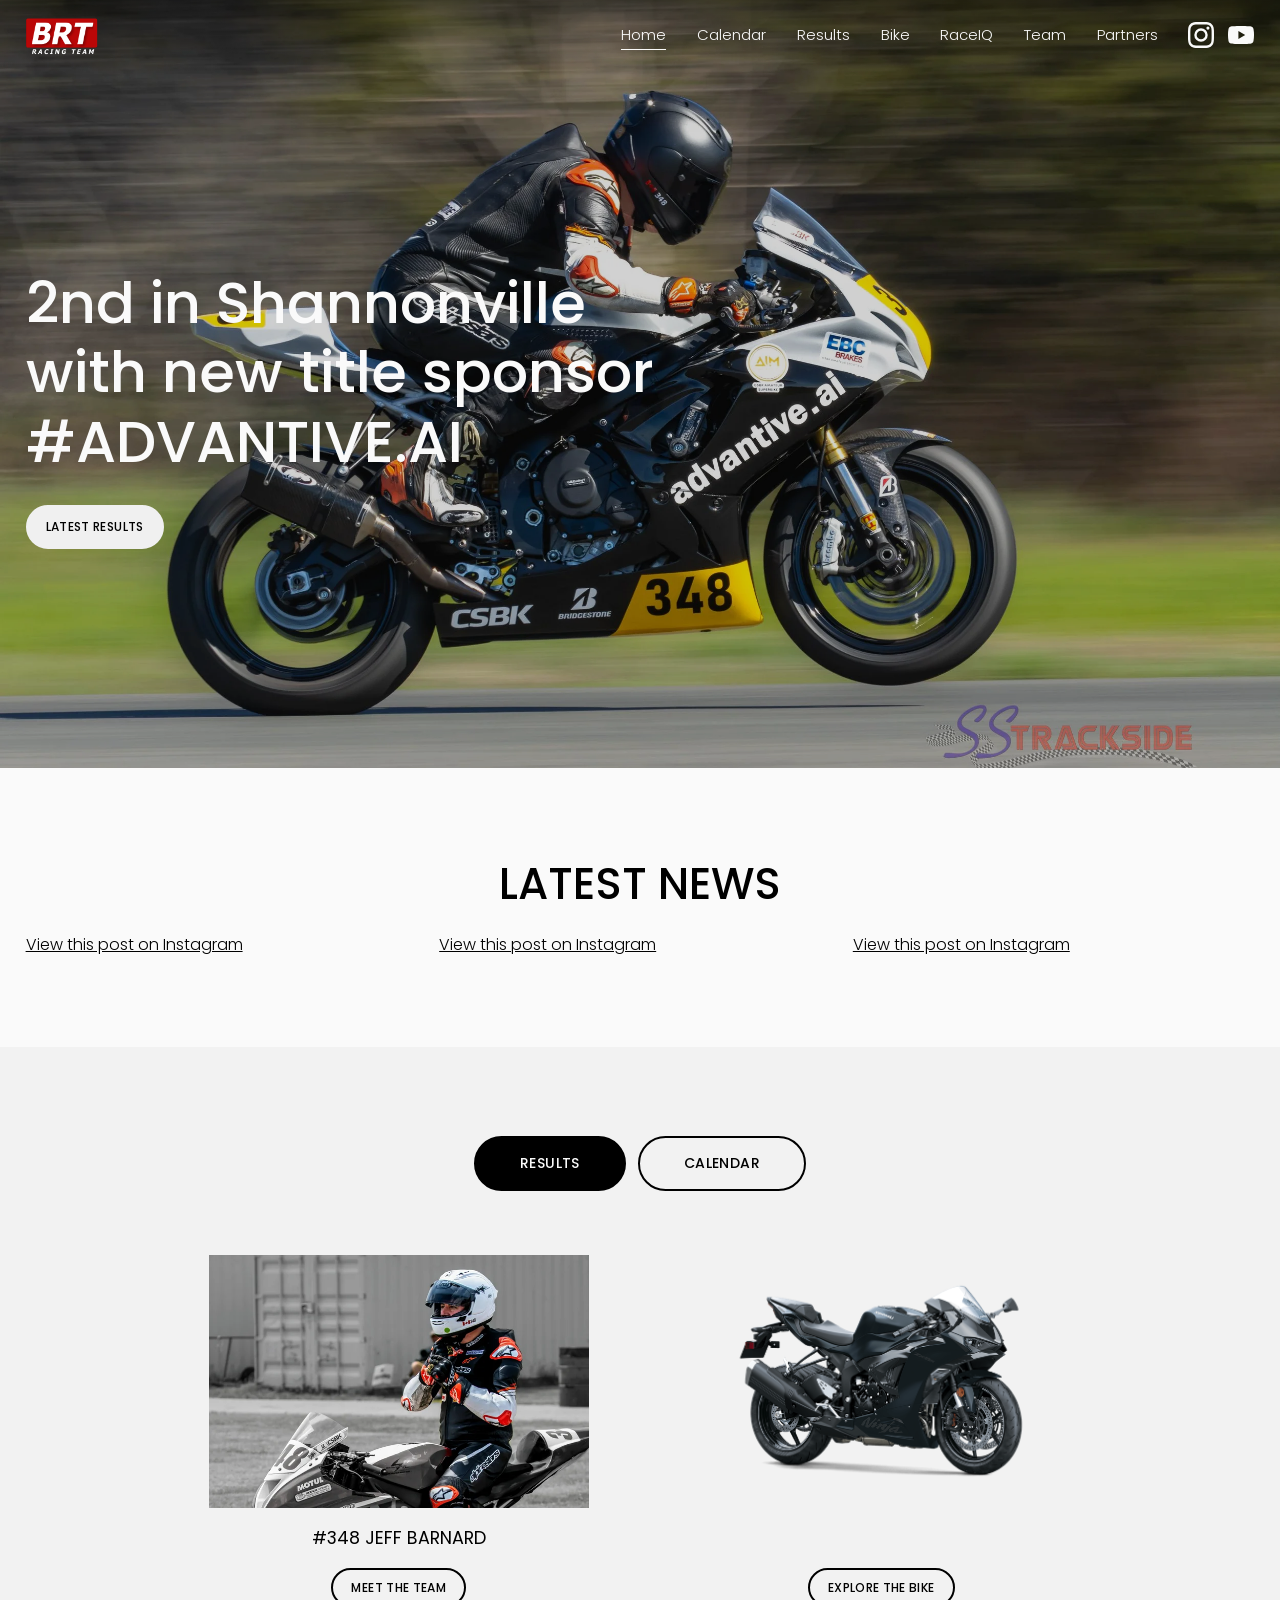
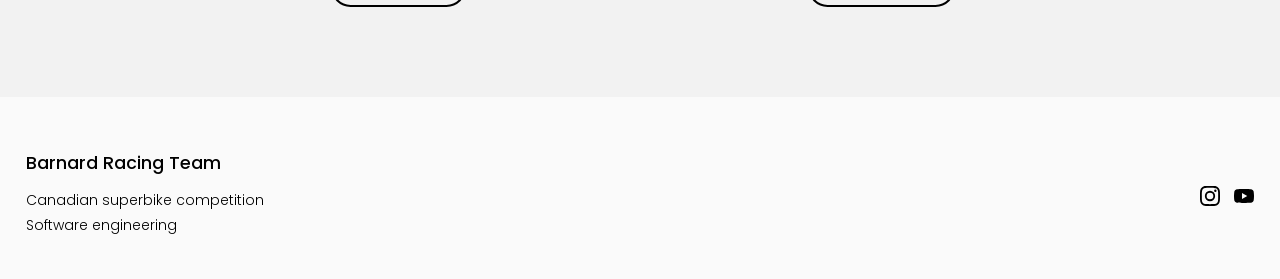
<file: index.html>
<!doctype html>
<html lang="en">
<head>
  <meta charset="utf-8">
  <meta name="viewport" content="width=device-width, initial-scale=1">
  <title>Barnard Racing Team</title>
  <meta property="og:site_name" content="Barnard Racing Team">
  <meta property="og:title" content="Barnard Racing Team">
  <meta property="og:type" content="website">
  <link rel="icon" type="image/png" href="images/logo-brt.png">
  <link rel="preconnect" href="https://fonts.googleapis.com">
  <link rel="preconnect" href="https://fonts.gstatic.com" crossorigin>
  <link href="https://fonts.googleapis.com/css2?family=Poppins:wght@300;400;500;600&display=swap" rel="stylesheet">
  <link rel="stylesheet" href="css/site.css">
</head>
<body>
  <a class="skip-link" href="#main">Skip to content</a>
  <header class="site-header">
    <div class="site-header__inner">
      <a class="site-header__logo" href="./" aria-label="Barnard Racing Team home">
        <img src="images/logo-brt.png" alt="BRT Racing Team" width="72" height="34">
      </a>
      <button class="nav-toggle" aria-label="Menu" aria-expanded="false"><svg viewBox="0 0 24 24" aria-hidden="true"><path d="M3 6h18v2H3zm0 5h18v2H3zm0 5h18v2H3z"/></svg></button>
      <nav class="site-nav" aria-label="Main">
        <a href="" aria-current="page">Home</a><a href="calendar/">Calendar</a><a href="standings/">Results</a><a href="bike/">Bike</a><a href="raceiq/">RaceIQ</a><a href="about/">Team</a><a href="partners/">Partners</a>
        <div class="social"><a href="https://www.instagram.com/jeffbarnard348/" aria-label="Instagram"><svg viewBox="0 0 24 24" aria-hidden="true"><path d="M12 2.2c3.2 0 3.6 0 4.8.1 1.2.1 1.8.2 2.2.4.6.2 1 .5 1.4.9.4.4.7.8.9 1.4.2.4.4 1.1.4 2.2.1 1.3.1 1.6.1 4.8s0 3.6-.1 4.8c-.1 1.2-.2 1.8-.4 2.2-.2.6-.5 1-.9 1.4-.4.4-.8.7-1.4.9-.4.2-1.1.4-2.2.4-1.3.1-1.6.1-4.8.1s-3.6 0-4.8-.1c-1.2-.1-1.8-.2-2.2-.4-.6-.2-1-.5-1.4-.9-.4-.4-.7-.8-.9-1.4-.2-.4-.4-1.1-.4-2.2C2.2 15.6 2.2 15.2 2.2 12s0-3.6.1-4.8c.1-1.2.2-1.8.4-2.2.2-.6.5-1 .9-1.4.4-.4.8-.7 1.4-.9.4-.2 1.1-.4 2.2-.4C8.4 2.2 8.8 2.2 12 2.2M12 0C8.7 0 8.3 0 7.1.1 5.8.1 4.9.3 4.1.6c-.8.3-1.5.7-2.1 1.4C1.3 2.6.9 3.3.6 4.1.3 4.9.1 5.8.1 7.1 0 8.3 0 8.7 0 12s0 3.7.1 4.9c.1 1.3.3 2.2.6 2.9.3.8.7 1.5 1.4 2.1.7.7 1.3 1.1 2.1 1.4.8.3 1.6.5 2.9.6 1.2.1 1.6.1 4.9.1s3.7 0 4.9-.1c1.3-.1 2.2-.3 2.9-.6.8-.3 1.5-.7 2.1-1.4.7-.7 1.1-1.3 1.4-2.1.3-.8.5-1.6.6-2.9.1-1.2.1-1.6.1-4.9s0-3.7-.1-4.9c-.1-1.3-.3-2.2-.6-2.9-.3-.8-.7-1.5-1.4-2.1C21.4 1.3 20.7.9 19.9.6 19.1.3 18.2.1 16.9.1 15.7 0 15.3 0 12 0zm0 5.8a6.2 6.2 0 1 0 0 12.4 6.2 6.2 0 0 0 0-12.4zM12 16a4 4 0 1 1 0-8 4 4 0 0 1 0 8zm6.4-11.8a1.4 1.4 0 1 0 0 2.9 1.4 1.4 0 0 0 0-2.9z"/></svg></a><a href="https://www.youtube.com/@jeffbarnardracing" aria-label="YouTube"><svg viewBox="0 0 24 24" aria-hidden="true"><path d="M23.5 6.2a3 3 0 0 0-2.1-2.1C19.5 3.6 12 3.6 12 3.6s-7.5 0-9.4.5A3 3 0 0 0 .5 6.2 31 31 0 0 0 0 12a31 31 0 0 0 .5 5.8 3 3 0 0 0 2.1 2.1c1.9.5 9.4.5 9.4.5s7.5 0 9.4-.5a3 3 0 0 0 2.1-2.1A31 31 0 0 0 24 12a31 31 0 0 0-.5-5.8zM9.6 15.6V8.4l6.3 3.6-6.3 3.6z"/></svg></a></div>
      </nav>
    </div>
  </header>

  <main id="main">
    <section class="hero hero--home" style="background-image: url('images/hero-home.webp'); background-position: center 42%">
      <div class="container">
        <h1>2nd in Shannonville<br>with new title sponsor<br>#ADVANTIVE.AI</h1>
        <a class="btn btn--light" href="standings/">Latest results</a>
      </div>
    </section>

    <section class="section">
      <div class="container">
        <h2 class="center upper">Latest news</h2>
        <div class="news-grid">
        <blockquote class="instagram-media" data-instgrm-captioned data-instgrm-permalink="https://www.instagram.com/p/DdpxlbOM2BC/" data-instgrm-version="14"><a href="https://www.instagram.com/p/DdpxlbOM2BC/">View this post on Instagram</a></blockquote>
        <blockquote class="instagram-media" data-instgrm-captioned data-instgrm-permalink="https://www.instagram.com/p/DYfMpFYx7-c/" data-instgrm-version="14"><a href="https://www.instagram.com/p/DYfMpFYx7-c/">View this post on Instagram</a></blockquote>
        <blockquote class="instagram-media" data-instgrm-captioned data-instgrm-permalink="https://www.instagram.com/p/DI6kqIgR9qW/" data-instgrm-version="14"><a href="https://www.instagram.com/p/DI6kqIgR9qW/">View this post on Instagram</a></blockquote>
        </div>
      </div>
    </section>

    <section class="section section--alt">
      <div class="container">
        <div class="btn-row">
          <a class="btn btn--solid" href="standings/">Results</a>
          <a class="btn" href="calendar/">Calendar</a>
        </div>
        <div class="feature-cards">
          <div>
            <img src="images/home-jeff.webp" alt="Jeff Barnard, rider #348" loading="lazy">
            <p>#348 JEFF BARNARD</p>
            <a class="btn" href="about/">Meet the team</a>
          </div>
          <div class="contain">
            <img src="images/home-zx6r.png" alt="Kawasaki Ninja ZX-6R" loading="lazy">
            <p>&nbsp;</p>
            <a class="btn" href="bike/">Explore the bike</a>
          </div>
        </div>
      </div>
    </section>

  </main>

  <footer class="site-footer">
    <div class="container site-footer__inner">
      <div>
        <h4>Barnard Racing Team</h4>
        <p>Canadian superbike competition<br>Software engineering</p>
      </div>
      <div class="social"><a href="https://www.instagram.com/jeffbarnard348/" aria-label="Instagram"><svg viewBox="0 0 24 24" aria-hidden="true"><path d="M12 2.2c3.2 0 3.6 0 4.8.1 1.2.1 1.8.2 2.2.4.6.2 1 .5 1.4.9.4.4.7.8.9 1.4.2.4.4 1.1.4 2.2.1 1.3.1 1.6.1 4.8s0 3.6-.1 4.8c-.1 1.2-.2 1.8-.4 2.2-.2.6-.5 1-.9 1.4-.4.4-.8.7-1.4.9-.4.2-1.1.4-2.2.4-1.3.1-1.6.1-4.8.1s-3.6 0-4.8-.1c-1.2-.1-1.8-.2-2.2-.4-.6-.2-1-.5-1.4-.9-.4-.4-.7-.8-.9-1.4-.2-.4-.4-1.1-.4-2.2C2.2 15.6 2.2 15.2 2.2 12s0-3.6.1-4.8c.1-1.2.2-1.8.4-2.2.2-.6.5-1 .9-1.4.4-.4.8-.7 1.4-.9.4-.2 1.1-.4 2.2-.4C8.4 2.2 8.8 2.2 12 2.2M12 0C8.7 0 8.3 0 7.1.1 5.8.1 4.9.3 4.1.6c-.8.3-1.5.7-2.1 1.4C1.3 2.6.9 3.3.6 4.1.3 4.9.1 5.8.1 7.1 0 8.3 0 8.7 0 12s0 3.7.1 4.9c.1 1.3.3 2.2.6 2.9.3.8.7 1.5 1.4 2.1.7.7 1.3 1.1 2.1 1.4.8.3 1.6.5 2.9.6 1.2.1 1.6.1 4.9.1s3.7 0 4.9-.1c1.3-.1 2.2-.3 2.9-.6.8-.3 1.5-.7 2.1-1.4.7-.7 1.1-1.3 1.4-2.1.3-.8.5-1.6.6-2.9.1-1.2.1-1.6.1-4.9s0-3.7-.1-4.9c-.1-1.3-.3-2.2-.6-2.9-.3-.8-.7-1.5-1.4-2.1C21.4 1.3 20.7.9 19.9.6 19.1.3 18.2.1 16.9.1 15.7 0 15.3 0 12 0zm0 5.8a6.2 6.2 0 1 0 0 12.4 6.2 6.2 0 0 0 0-12.4zM12 16a4 4 0 1 1 0-8 4 4 0 0 1 0 8zm6.4-11.8a1.4 1.4 0 1 0 0 2.9 1.4 1.4 0 0 0 0-2.9z"/></svg></a><a href="https://www.youtube.com/@jeffbarnardracing" aria-label="YouTube"><svg viewBox="0 0 24 24" aria-hidden="true"><path d="M23.5 6.2a3 3 0 0 0-2.1-2.1C19.5 3.6 12 3.6 12 3.6s-7.5 0-9.4.5A3 3 0 0 0 .5 6.2 31 31 0 0 0 0 12a31 31 0 0 0 .5 5.8 3 3 0 0 0 2.1 2.1c1.9.5 9.4.5 9.4.5s7.5 0 9.4-.5a3 3 0 0 0 2.1-2.1A31 31 0 0 0 24 12a31 31 0 0 0-.5-5.8zM9.6 15.6V8.4l6.3 3.6-6.3 3.6z"/></svg></a></div>
    </div>
  </footer>

  <script src="js/site.js"></script>
  <script async src="https://www.instagram.com/embed.js"></script>
</body>
</html>
</file>
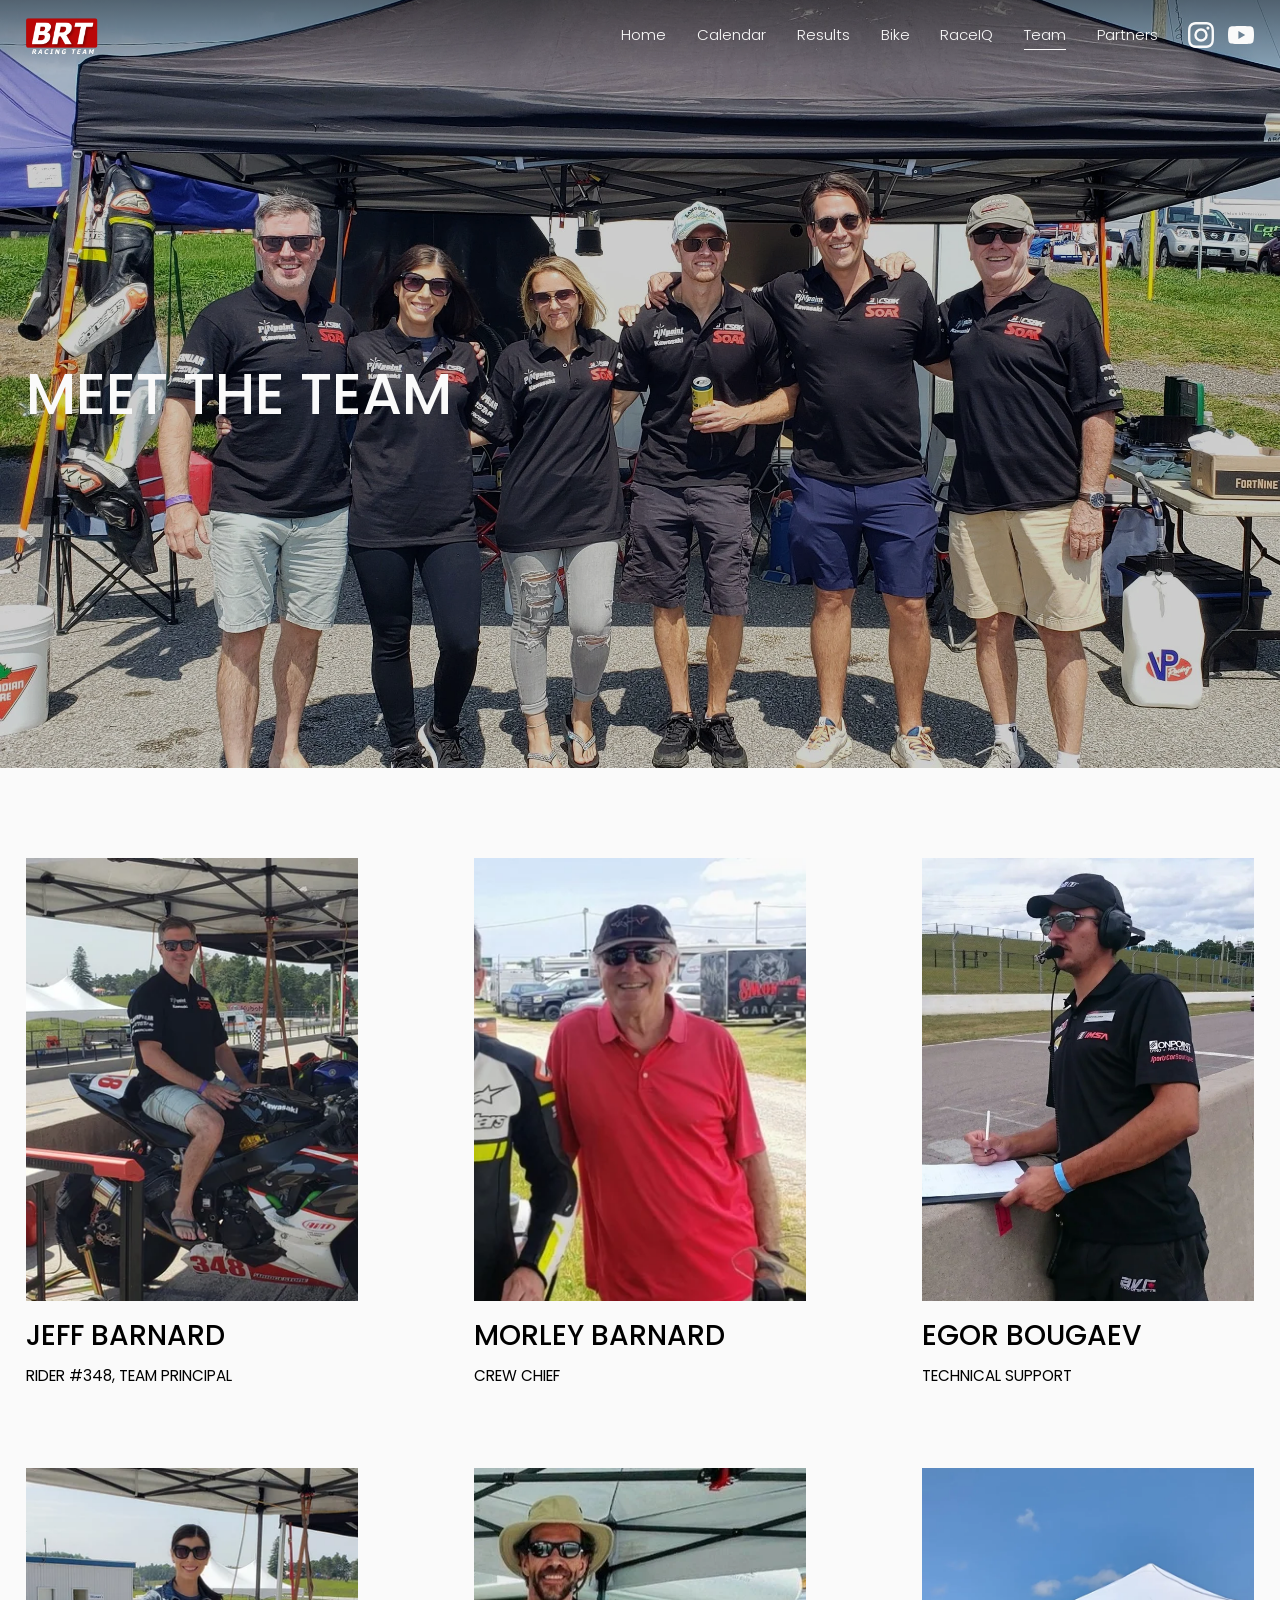
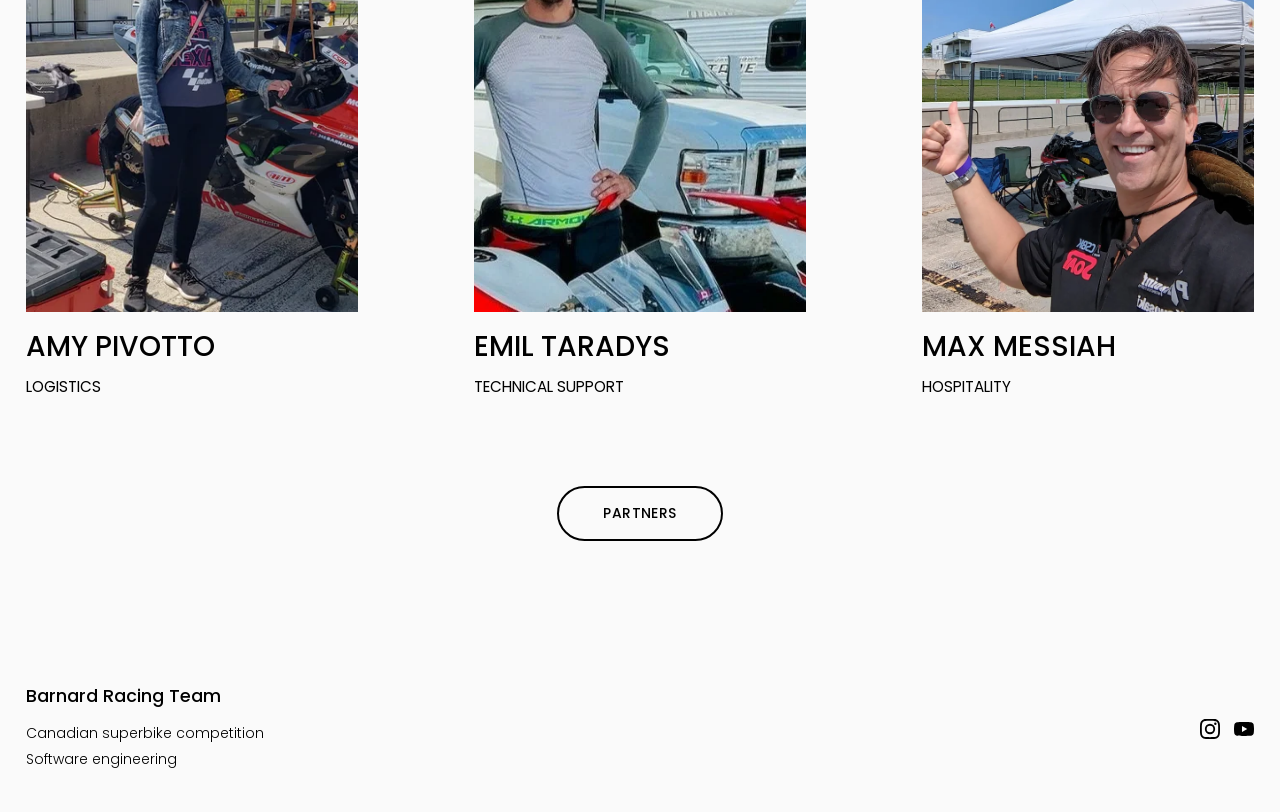
<file: about/index.html>
<!doctype html>
<html lang="en">
<head>
  <meta charset="utf-8">
  <meta name="viewport" content="width=device-width, initial-scale=1">
  <title>Team — Barnard Racing Team</title>
  <meta property="og:site_name" content="Barnard Racing Team">
  <meta property="og:title" content="Team — Barnard Racing Team">
  <meta property="og:type" content="website">
  <link rel="icon" type="image/png" href="../images/logo-brt.png">
  <link rel="preconnect" href="https://fonts.googleapis.com">
  <link rel="preconnect" href="https://fonts.gstatic.com" crossorigin>
  <link href="https://fonts.googleapis.com/css2?family=Poppins:wght@300;400;500;600&display=swap" rel="stylesheet">
  <link rel="stylesheet" href="../css/site.css">
</head>
<body>
  <a class="skip-link" href="#main">Skip to content</a>
  <header class="site-header">
    <div class="site-header__inner">
      <a class="site-header__logo" href="../" aria-label="Barnard Racing Team home">
        <img src="../images/logo-brt.png" alt="BRT Racing Team" width="72" height="34">
      </a>
      <button class="nav-toggle" aria-label="Menu" aria-expanded="false"><svg viewBox="0 0 24 24" aria-hidden="true"><path d="M3 6h18v2H3zm0 5h18v2H3zm0 5h18v2H3z"/></svg></button>
      <nav class="site-nav" aria-label="Main">
        <a href="../">Home</a><a href="../calendar/">Calendar</a><a href="../standings/">Results</a><a href="../bike/">Bike</a><a href="../raceiq/">RaceIQ</a><a href="../about/" aria-current="page">Team</a><a href="../partners/">Partners</a>
        <div class="social"><a href="https://www.instagram.com/jeffbarnard348/" aria-label="Instagram"><svg viewBox="0 0 24 24" aria-hidden="true"><path d="M12 2.2c3.2 0 3.6 0 4.8.1 1.2.1 1.8.2 2.2.4.6.2 1 .5 1.4.9.4.4.7.8.9 1.4.2.4.4 1.1.4 2.2.1 1.3.1 1.6.1 4.8s0 3.6-.1 4.8c-.1 1.2-.2 1.8-.4 2.2-.2.6-.5 1-.9 1.4-.4.4-.8.7-1.4.9-.4.2-1.1.4-2.2.4-1.3.1-1.6.1-4.8.1s-3.6 0-4.8-.1c-1.2-.1-1.8-.2-2.2-.4-.6-.2-1-.5-1.4-.9-.4-.4-.7-.8-.9-1.4-.2-.4-.4-1.1-.4-2.2C2.2 15.6 2.2 15.2 2.2 12s0-3.6.1-4.8c.1-1.2.2-1.8.4-2.2.2-.6.5-1 .9-1.4.4-.4.8-.7 1.4-.9.4-.2 1.1-.4 2.2-.4C8.4 2.2 8.8 2.2 12 2.2M12 0C8.7 0 8.3 0 7.1.1 5.8.1 4.9.3 4.1.6c-.8.3-1.5.7-2.1 1.4C1.3 2.6.9 3.3.6 4.1.3 4.9.1 5.8.1 7.1 0 8.3 0 8.7 0 12s0 3.7.1 4.9c.1 1.3.3 2.2.6 2.9.3.8.7 1.5 1.4 2.1.7.7 1.3 1.1 2.1 1.4.8.3 1.6.5 2.9.6 1.2.1 1.6.1 4.9.1s3.7 0 4.9-.1c1.3-.1 2.2-.3 2.9-.6.8-.3 1.5-.7 2.1-1.4.7-.7 1.1-1.3 1.4-2.1.3-.8.5-1.6.6-2.9.1-1.2.1-1.6.1-4.9s0-3.7-.1-4.9c-.1-1.3-.3-2.2-.6-2.9-.3-.8-.7-1.5-1.4-2.1C21.4 1.3 20.7.9 19.9.6 19.1.3 18.2.1 16.9.1 15.7 0 15.3 0 12 0zm0 5.8a6.2 6.2 0 1 0 0 12.4 6.2 6.2 0 0 0 0-12.4zM12 16a4 4 0 1 1 0-8 4 4 0 0 1 0 8zm6.4-11.8a1.4 1.4 0 1 0 0 2.9 1.4 1.4 0 0 0 0-2.9z"/></svg></a><a href="https://www.youtube.com/@jeffbarnardracing" aria-label="YouTube"><svg viewBox="0 0 24 24" aria-hidden="true"><path d="M23.5 6.2a3 3 0 0 0-2.1-2.1C19.5 3.6 12 3.6 12 3.6s-7.5 0-9.4.5A3 3 0 0 0 .5 6.2 31 31 0 0 0 0 12a31 31 0 0 0 .5 5.8 3 3 0 0 0 2.1 2.1c1.9.5 9.4.5 9.4.5s7.5 0 9.4-.5a3 3 0 0 0 2.1-2.1A31 31 0 0 0 24 12a31 31 0 0 0-.5-5.8zM9.6 15.6V8.4l6.3 3.6-6.3 3.6z"/></svg></a></div>
      </nav>
    </div>
  </header>

  <main id="main">
    <section class="hero " style="background-image: url('../images/hero-team.webp')">
      <div class="container">
        <h1>Meet the team</h1>
      </div>
    </section>

    <section class="section">
      <div class="container">
        <div class="team-grid">
          <article class="team-card">
            <img src="../images/team-jeff-barnard.webp" alt="Jeff Barnard" loading="lazy">
            <h3>Jeff Barnard</h3>
            <p>Rider #348, Team Principal</p>
          </article>
          <article class="team-card">
            <img src="../images/team-morley-barnard.webp" alt="Morley Barnard" loading="lazy">
            <h3>Morley Barnard</h3>
            <p>Crew Chief</p>
          </article>
          <article class="team-card">
            <img src="../images/team-egor-bougaev.webp" alt="Egor Bougaev" loading="lazy">
            <h3>Egor Bougaev</h3>
            <p>Technical Support</p>
          </article>
          <article class="team-card">
            <img src="../images/team-amy-pivotto.webp" alt="Amy Pivotto" loading="lazy">
            <h3>Amy Pivotto</h3>
            <p>Logistics</p>
          </article>
          <article class="team-card">
            <img src="../images/team-emil-taradys.webp" alt="Emil Taradys" loading="lazy">
            <h3>Emil Taradys</h3>
            <p>Technical Support</p>
          </article>
          <article class="team-card">
            <img src="../images/team-max-messiah.webp" alt="Max Messiah" loading="lazy">
            <h3>Max Messiah</h3>
            <p>Hospitality</p>
          </article>
        </div>
        <div class="btn-row" style="margin-top: 72px">
          <a class="btn" href="../partners/">Partners</a>
        </div>
      </div>
    </section>

  </main>

  <footer class="site-footer">
    <div class="container site-footer__inner">
      <div>
        <h4>Barnard Racing Team</h4>
        <p>Canadian superbike competition<br>Software engineering</p>
      </div>
      <div class="social"><a href="https://www.instagram.com/jeffbarnard348/" aria-label="Instagram"><svg viewBox="0 0 24 24" aria-hidden="true"><path d="M12 2.2c3.2 0 3.6 0 4.8.1 1.2.1 1.8.2 2.2.4.6.2 1 .5 1.4.9.4.4.7.8.9 1.4.2.4.4 1.1.4 2.2.1 1.3.1 1.6.1 4.8s0 3.6-.1 4.8c-.1 1.2-.2 1.8-.4 2.2-.2.6-.5 1-.9 1.4-.4.4-.8.7-1.4.9-.4.2-1.1.4-2.2.4-1.3.1-1.6.1-4.8.1s-3.6 0-4.8-.1c-1.2-.1-1.8-.2-2.2-.4-.6-.2-1-.5-1.4-.9-.4-.4-.7-.8-.9-1.4-.2-.4-.4-1.1-.4-2.2C2.2 15.6 2.2 15.2 2.2 12s0-3.6.1-4.8c.1-1.2.2-1.8.4-2.2.2-.6.5-1 .9-1.4.4-.4.8-.7 1.4-.9.4-.2 1.1-.4 2.2-.4C8.4 2.2 8.8 2.2 12 2.2M12 0C8.7 0 8.3 0 7.1.1 5.8.1 4.9.3 4.1.6c-.8.3-1.5.7-2.1 1.4C1.3 2.6.9 3.3.6 4.1.3 4.9.1 5.8.1 7.1 0 8.3 0 8.7 0 12s0 3.7.1 4.9c.1 1.3.3 2.2.6 2.9.3.8.7 1.5 1.4 2.1.7.7 1.3 1.1 2.1 1.4.8.3 1.6.5 2.9.6 1.2.1 1.6.1 4.9.1s3.7 0 4.9-.1c1.3-.1 2.2-.3 2.9-.6.8-.3 1.5-.7 2.1-1.4.7-.7 1.1-1.3 1.4-2.1.3-.8.5-1.6.6-2.9.1-1.2.1-1.6.1-4.9s0-3.7-.1-4.9c-.1-1.3-.3-2.2-.6-2.9-.3-.8-.7-1.5-1.4-2.1C21.4 1.3 20.7.9 19.9.6 19.1.3 18.2.1 16.9.1 15.7 0 15.3 0 12 0zm0 5.8a6.2 6.2 0 1 0 0 12.4 6.2 6.2 0 0 0 0-12.4zM12 16a4 4 0 1 1 0-8 4 4 0 0 1 0 8zm6.4-11.8a1.4 1.4 0 1 0 0 2.9 1.4 1.4 0 0 0 0-2.9z"/></svg></a><a href="https://www.youtube.com/@jeffbarnardracing" aria-label="YouTube"><svg viewBox="0 0 24 24" aria-hidden="true"><path d="M23.5 6.2a3 3 0 0 0-2.1-2.1C19.5 3.6 12 3.6 12 3.6s-7.5 0-9.4.5A3 3 0 0 0 .5 6.2 31 31 0 0 0 0 12a31 31 0 0 0 .5 5.8 3 3 0 0 0 2.1 2.1c1.9.5 9.4.5 9.4.5s7.5 0 9.4-.5a3 3 0 0 0 2.1-2.1A31 31 0 0 0 24 12a31 31 0 0 0-.5-5.8zM9.6 15.6V8.4l6.3 3.6-6.3 3.6z"/></svg></a></div>
    </div>
  </footer>

  <script src="../js/site.js"></script>
</body>
</html>
</file>
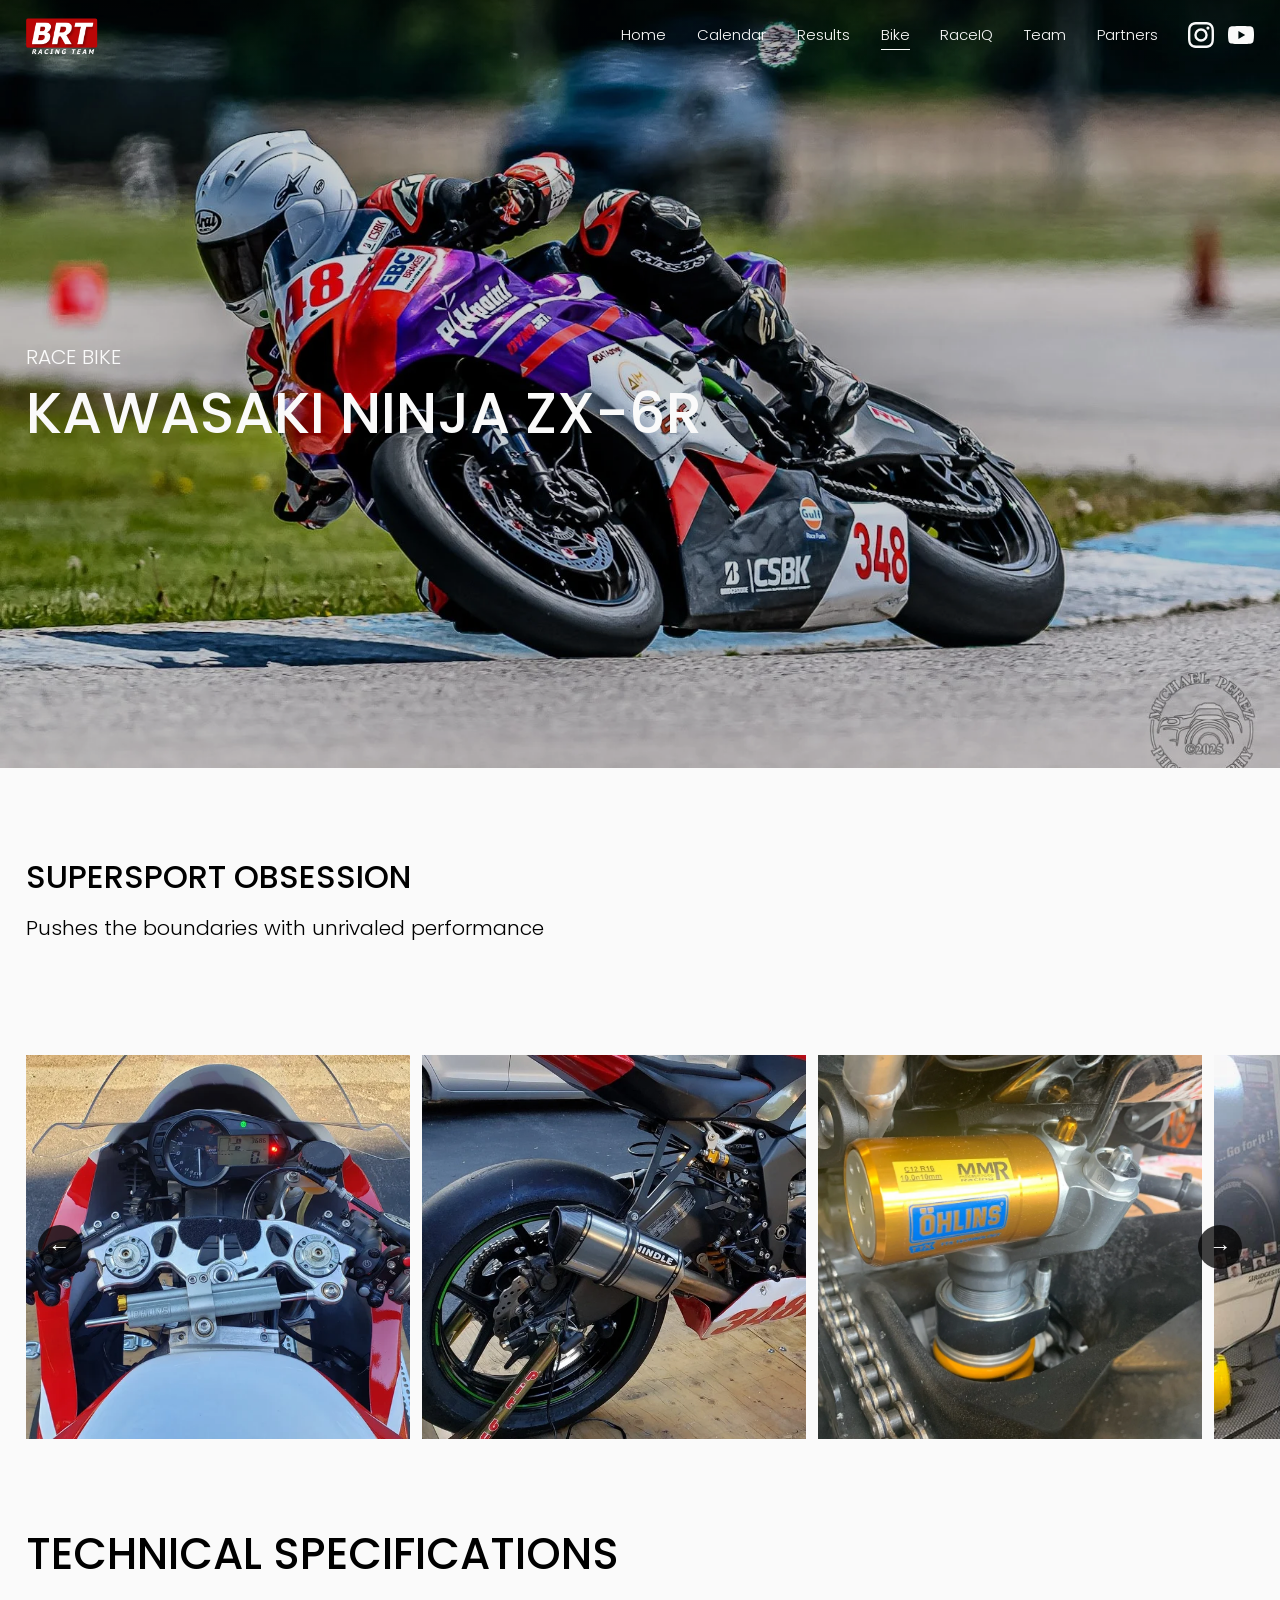
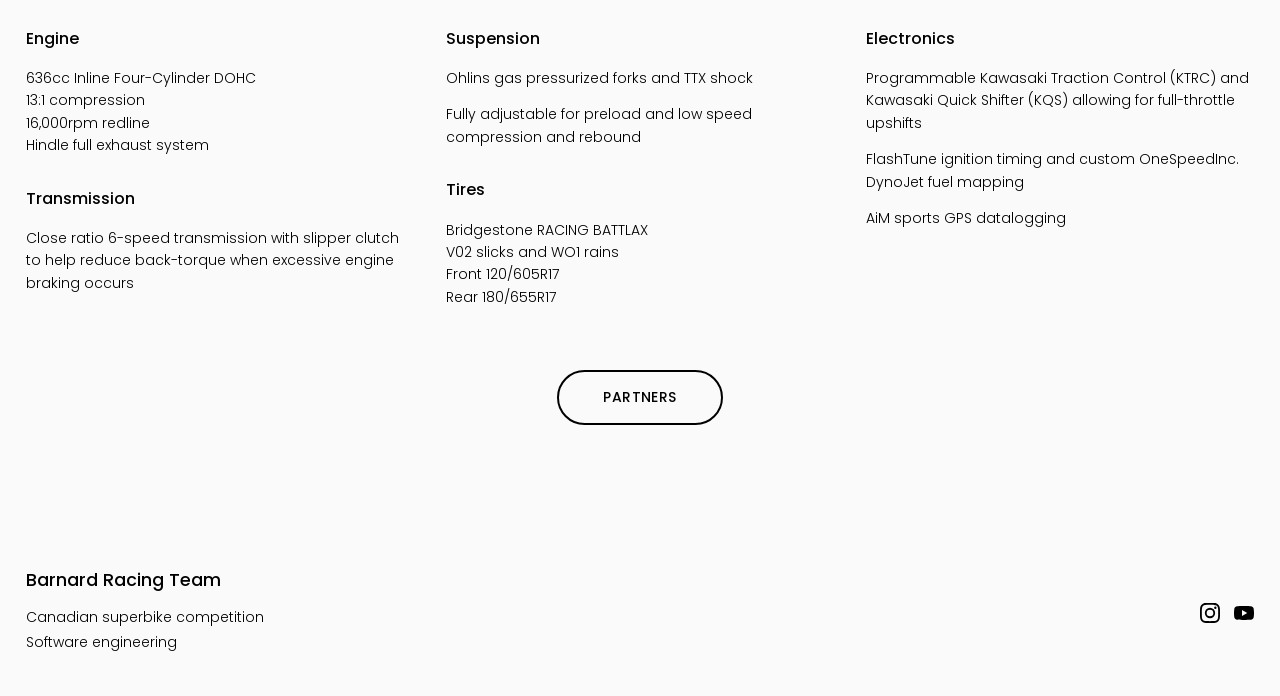
<file: bike/index.html>
<!doctype html>
<html lang="en">
<head>
  <meta charset="utf-8">
  <meta name="viewport" content="width=device-width, initial-scale=1">
  <title>Bike — Barnard Racing Team</title>
  <meta property="og:site_name" content="Barnard Racing Team">
  <meta property="og:title" content="Bike — Barnard Racing Team">
  <meta property="og:type" content="website">
  <link rel="icon" type="image/png" href="../images/logo-brt.png">
  <link rel="preconnect" href="https://fonts.googleapis.com">
  <link rel="preconnect" href="https://fonts.gstatic.com" crossorigin>
  <link href="https://fonts.googleapis.com/css2?family=Poppins:wght@300;400;500;600&display=swap" rel="stylesheet">
  <link rel="stylesheet" href="../css/site.css">
</head>
<body>
  <a class="skip-link" href="#main">Skip to content</a>
  <header class="site-header">
    <div class="site-header__inner">
      <a class="site-header__logo" href="../" aria-label="Barnard Racing Team home">
        <img src="../images/logo-brt.png" alt="BRT Racing Team" width="72" height="34">
      </a>
      <button class="nav-toggle" aria-label="Menu" aria-expanded="false"><svg viewBox="0 0 24 24" aria-hidden="true"><path d="M3 6h18v2H3zm0 5h18v2H3zm0 5h18v2H3z"/></svg></button>
      <nav class="site-nav" aria-label="Main">
        <a href="../">Home</a><a href="../calendar/">Calendar</a><a href="../standings/">Results</a><a href="../bike/" aria-current="page">Bike</a><a href="../raceiq/">RaceIQ</a><a href="../about/">Team</a><a href="../partners/">Partners</a>
        <div class="social"><a href="https://www.instagram.com/jeffbarnard348/" aria-label="Instagram"><svg viewBox="0 0 24 24" aria-hidden="true"><path d="M12 2.2c3.2 0 3.6 0 4.8.1 1.2.1 1.8.2 2.2.4.6.2 1 .5 1.4.9.4.4.7.8.9 1.4.2.4.4 1.1.4 2.2.1 1.3.1 1.6.1 4.8s0 3.6-.1 4.8c-.1 1.2-.2 1.8-.4 2.2-.2.6-.5 1-.9 1.4-.4.4-.8.7-1.4.9-.4.2-1.1.4-2.2.4-1.3.1-1.6.1-4.8.1s-3.6 0-4.8-.1c-1.2-.1-1.8-.2-2.2-.4-.6-.2-1-.5-1.4-.9-.4-.4-.7-.8-.9-1.4-.2-.4-.4-1.1-.4-2.2C2.2 15.6 2.2 15.2 2.2 12s0-3.6.1-4.8c.1-1.2.2-1.8.4-2.2.2-.6.5-1 .9-1.4.4-.4.8-.7 1.4-.9.4-.2 1.1-.4 2.2-.4C8.4 2.2 8.8 2.2 12 2.2M12 0C8.7 0 8.3 0 7.1.1 5.8.1 4.9.3 4.1.6c-.8.3-1.5.7-2.1 1.4C1.3 2.6.9 3.3.6 4.1.3 4.9.1 5.8.1 7.1 0 8.3 0 8.7 0 12s0 3.7.1 4.9c.1 1.3.3 2.2.6 2.9.3.8.7 1.5 1.4 2.1.7.7 1.3 1.1 2.1 1.4.8.3 1.6.5 2.9.6 1.2.1 1.6.1 4.9.1s3.7 0 4.9-.1c1.3-.1 2.2-.3 2.9-.6.8-.3 1.5-.7 2.1-1.4.7-.7 1.1-1.3 1.4-2.1.3-.8.5-1.6.6-2.9.1-1.2.1-1.6.1-4.9s0-3.7-.1-4.9c-.1-1.3-.3-2.2-.6-2.9-.3-.8-.7-1.5-1.4-2.1C21.4 1.3 20.7.9 19.9.6 19.1.3 18.2.1 16.9.1 15.7 0 15.3 0 12 0zm0 5.8a6.2 6.2 0 1 0 0 12.4 6.2 6.2 0 0 0 0-12.4zM12 16a4 4 0 1 1 0-8 4 4 0 0 1 0 8zm6.4-11.8a1.4 1.4 0 1 0 0 2.9 1.4 1.4 0 0 0 0-2.9z"/></svg></a><a href="https://www.youtube.com/@jeffbarnardracing" aria-label="YouTube"><svg viewBox="0 0 24 24" aria-hidden="true"><path d="M23.5 6.2a3 3 0 0 0-2.1-2.1C19.5 3.6 12 3.6 12 3.6s-7.5 0-9.4.5A3 3 0 0 0 .5 6.2 31 31 0 0 0 0 12a31 31 0 0 0 .5 5.8 3 3 0 0 0 2.1 2.1c1.9.5 9.4.5 9.4.5s7.5 0 9.4-.5a3 3 0 0 0 2.1-2.1A31 31 0 0 0 24 12a31 31 0 0 0-.5-5.8zM9.6 15.6V8.4l6.3 3.6-6.3 3.6z"/></svg></a></div>
      </nav>
    </div>
  </header>

  <main id="main">
    <section class="hero " style="background-image: url('../images/hero-bike.webp')">
      <div class="container">
        <p class="hero__eyebrow large">Race bike</p>
        <h1>Kawasaki Ninja <span class="nowrap">ZX-6R</span></h1>
      </div>
    </section>

    <section class="section">
      <div class="container">
        <h3 class="upper">Supersport obsession</h3>
        <p class="large">Pushes the boundaries with unrivaled performance</p>
      </div>
    </section>

    <section class="carousel" aria-label="Bike gallery">
      <div class="carousel__track">
          <img src="../images/bike-01.webp" alt="ZX-6R race bike detail 1" loading="lazy">
          <img src="../images/bike-02.webp" alt="ZX-6R race bike detail 2" loading="lazy">
          <img src="../images/bike-03.webp" alt="ZX-6R race bike detail 3" loading="lazy">
          <img src="../images/bike-04.webp" alt="ZX-6R race bike detail 4" loading="lazy">
          <img src="../images/bike-05.webp" alt="ZX-6R race bike detail 5" loading="lazy">
          <img src="../images/bike-06.webp" alt="ZX-6R race bike detail 6" loading="lazy">
          <img src="../images/bike-07.webp" alt="ZX-6R race bike detail 7" loading="lazy">
          <img src="../images/bike-08.webp" alt="ZX-6R race bike detail 8" loading="lazy">
          <img src="../images/bike-09.webp" alt="ZX-6R race bike detail 9" loading="lazy">
      </div>
      <button class="carousel__btn carousel__btn--prev" aria-label="Previous image">&larr;</button>
      <button class="carousel__btn carousel__btn--next" aria-label="Next image">&rarr;</button>
    </section>

    <section class="section">
      <div class="container">
        <h2 class="upper">Technical specifications</h2>
        <div class="specs">
          <div>
            <h4>Engine</h4>
            <p>636cc Inline Four-Cylinder DOHC<br>13:1 compression<br>16,000rpm redline<br>Hindle full exhaust system</p>
            <h4>Transmission</h4>
            <p>Close ratio 6-speed transmission with slipper clutch to help reduce back-torque when excessive engine braking occurs</p>
          </div>
          <div>
            <h4>Suspension</h4>
            <p>Ohlins gas pressurized forks and TTX shock</p>
            <p>Fully adjustable for preload and low speed compression and rebound</p>
            <h4>Tires</h4>
            <p>Bridgestone RACING BATTLAX<br>V02 slicks and WO1 rains<br>Front 120/605R17<br>Rear 180/655R17</p>
          </div>
          <div>
            <h4>Electronics</h4>
            <p>Programmable Kawasaki Traction Control (KTRC) and Kawasaki Quick Shifter (KQS) allowing for full-throttle upshifts</p>
            <p>FlashTune ignition timing and custom OneSpeedInc. DynoJet fuel mapping</p>
            <p>AiM sports GPS datalogging</p>
          </div>
        </div>
        <div class="btn-row" style="margin-top: 48px">
          <a class="btn" href="../partners/">Partners</a>
        </div>
      </div>
    </section>

  </main>

  <footer class="site-footer">
    <div class="container site-footer__inner">
      <div>
        <h4>Barnard Racing Team</h4>
        <p>Canadian superbike competition<br>Software engineering</p>
      </div>
      <div class="social"><a href="https://www.instagram.com/jeffbarnard348/" aria-label="Instagram"><svg viewBox="0 0 24 24" aria-hidden="true"><path d="M12 2.2c3.2 0 3.6 0 4.8.1 1.2.1 1.8.2 2.2.4.6.2 1 .5 1.4.9.4.4.7.8.9 1.4.2.4.4 1.1.4 2.2.1 1.3.1 1.6.1 4.8s0 3.6-.1 4.8c-.1 1.2-.2 1.8-.4 2.2-.2.6-.5 1-.9 1.4-.4.4-.8.7-1.4.9-.4.2-1.1.4-2.2.4-1.3.1-1.6.1-4.8.1s-3.6 0-4.8-.1c-1.2-.1-1.8-.2-2.2-.4-.6-.2-1-.5-1.4-.9-.4-.4-.7-.8-.9-1.4-.2-.4-.4-1.1-.4-2.2C2.2 15.6 2.2 15.2 2.2 12s0-3.6.1-4.8c.1-1.2.2-1.8.4-2.2.2-.6.5-1 .9-1.4.4-.4.8-.7 1.4-.9.4-.2 1.1-.4 2.2-.4C8.4 2.2 8.8 2.2 12 2.2M12 0C8.7 0 8.3 0 7.1.1 5.8.1 4.9.3 4.1.6c-.8.3-1.5.7-2.1 1.4C1.3 2.6.9 3.3.6 4.1.3 4.9.1 5.8.1 7.1 0 8.3 0 8.7 0 12s0 3.7.1 4.9c.1 1.3.3 2.2.6 2.9.3.8.7 1.5 1.4 2.1.7.7 1.3 1.1 2.1 1.4.8.3 1.6.5 2.9.6 1.2.1 1.6.1 4.9.1s3.7 0 4.9-.1c1.3-.1 2.2-.3 2.9-.6.8-.3 1.5-.7 2.1-1.4.7-.7 1.1-1.3 1.4-2.1.3-.8.5-1.6.6-2.9.1-1.2.1-1.6.1-4.9s0-3.7-.1-4.9c-.1-1.3-.3-2.2-.6-2.9-.3-.8-.7-1.5-1.4-2.1C21.4 1.3 20.7.9 19.9.6 19.1.3 18.2.1 16.9.1 15.7 0 15.3 0 12 0zm0 5.8a6.2 6.2 0 1 0 0 12.4 6.2 6.2 0 0 0 0-12.4zM12 16a4 4 0 1 1 0-8 4 4 0 0 1 0 8zm6.4-11.8a1.4 1.4 0 1 0 0 2.9 1.4 1.4 0 0 0 0-2.9z"/></svg></a><a href="https://www.youtube.com/@jeffbarnardracing" aria-label="YouTube"><svg viewBox="0 0 24 24" aria-hidden="true"><path d="M23.5 6.2a3 3 0 0 0-2.1-2.1C19.5 3.6 12 3.6 12 3.6s-7.5 0-9.4.5A3 3 0 0 0 .5 6.2 31 31 0 0 0 0 12a31 31 0 0 0 .5 5.8 3 3 0 0 0 2.1 2.1c1.9.5 9.4.5 9.4.5s7.5 0 9.4-.5a3 3 0 0 0 2.1-2.1A31 31 0 0 0 24 12a31 31 0 0 0-.5-5.8zM9.6 15.6V8.4l6.3 3.6-6.3 3.6z"/></svg></a></div>
    </div>
  </footer>

  <script src="../js/site.js"></script>
</body>
</html>
</file>
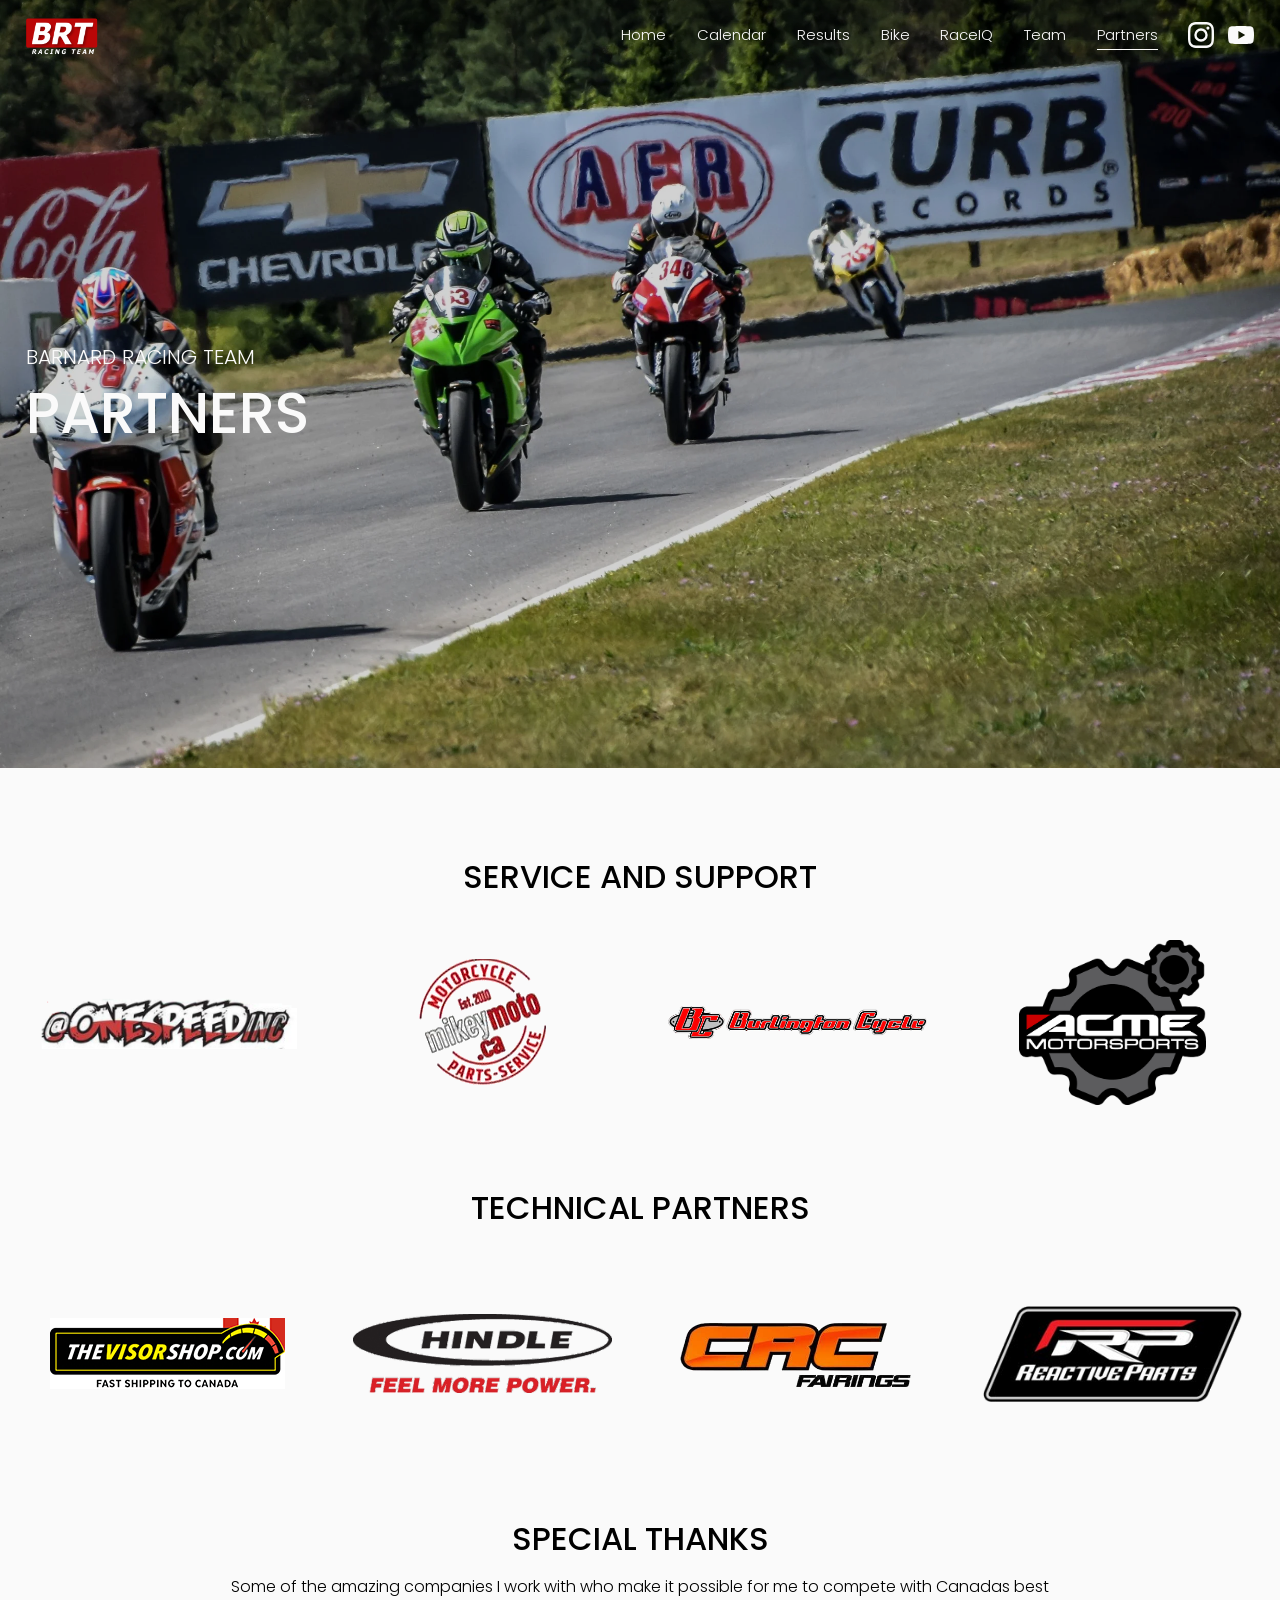
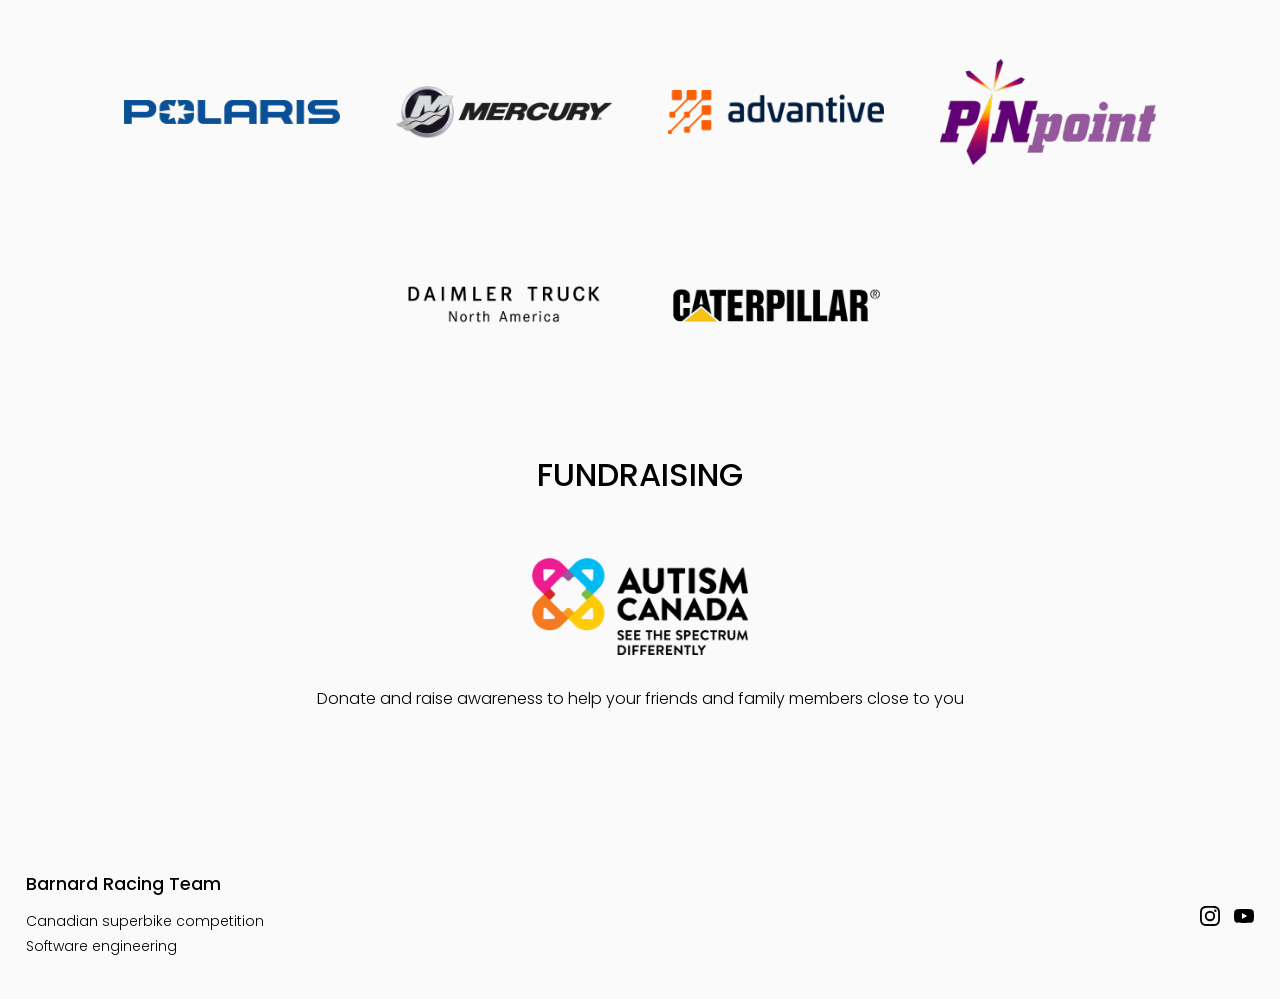
<file: partners/index.html>
<!doctype html>
<html lang="en">
<head>
  <meta charset="utf-8">
  <meta name="viewport" content="width=device-width, initial-scale=1">
  <title>Partners — Barnard Racing Team</title>
  <meta property="og:site_name" content="Barnard Racing Team">
  <meta property="og:title" content="Partners — Barnard Racing Team">
  <meta property="og:type" content="website">
  <link rel="icon" type="image/png" href="../images/logo-brt.png">
  <link rel="preconnect" href="https://fonts.googleapis.com">
  <link rel="preconnect" href="https://fonts.gstatic.com" crossorigin>
  <link href="https://fonts.googleapis.com/css2?family=Poppins:wght@300;400;500;600&display=swap" rel="stylesheet">
  <link rel="stylesheet" href="../css/site.css">
</head>
<body>
  <a class="skip-link" href="#main">Skip to content</a>
  <header class="site-header">
    <div class="site-header__inner">
      <a class="site-header__logo" href="../" aria-label="Barnard Racing Team home">
        <img src="../images/logo-brt.png" alt="BRT Racing Team" width="72" height="34">
      </a>
      <button class="nav-toggle" aria-label="Menu" aria-expanded="false"><svg viewBox="0 0 24 24" aria-hidden="true"><path d="M3 6h18v2H3zm0 5h18v2H3zm0 5h18v2H3z"/></svg></button>
      <nav class="site-nav" aria-label="Main">
        <a href="../">Home</a><a href="../calendar/">Calendar</a><a href="../standings/">Results</a><a href="../bike/">Bike</a><a href="../raceiq/">RaceIQ</a><a href="../about/">Team</a><a href="../partners/" aria-current="page">Partners</a>
        <div class="social"><a href="https://www.instagram.com/jeffbarnard348/" aria-label="Instagram"><svg viewBox="0 0 24 24" aria-hidden="true"><path d="M12 2.2c3.2 0 3.6 0 4.8.1 1.2.1 1.8.2 2.2.4.6.2 1 .5 1.4.9.4.4.7.8.9 1.4.2.4.4 1.1.4 2.2.1 1.3.1 1.6.1 4.8s0 3.6-.1 4.8c-.1 1.2-.2 1.8-.4 2.2-.2.6-.5 1-.9 1.4-.4.4-.8.7-1.4.9-.4.2-1.1.4-2.2.4-1.3.1-1.6.1-4.8.1s-3.6 0-4.8-.1c-1.2-.1-1.8-.2-2.2-.4-.6-.2-1-.5-1.4-.9-.4-.4-.7-.8-.9-1.4-.2-.4-.4-1.1-.4-2.2C2.2 15.6 2.2 15.2 2.2 12s0-3.6.1-4.8c.1-1.2.2-1.8.4-2.2.2-.6.5-1 .9-1.4.4-.4.8-.7 1.4-.9.4-.2 1.1-.4 2.2-.4C8.4 2.2 8.8 2.2 12 2.2M12 0C8.7 0 8.3 0 7.1.1 5.8.1 4.9.3 4.1.6c-.8.3-1.5.7-2.1 1.4C1.3 2.6.9 3.3.6 4.1.3 4.9.1 5.8.1 7.1 0 8.3 0 8.7 0 12s0 3.7.1 4.9c.1 1.3.3 2.2.6 2.9.3.8.7 1.5 1.4 2.1.7.7 1.3 1.1 2.1 1.4.8.3 1.6.5 2.9.6 1.2.1 1.6.1 4.9.1s3.7 0 4.9-.1c1.3-.1 2.2-.3 2.9-.6.8-.3 1.5-.7 2.1-1.4.7-.7 1.1-1.3 1.4-2.1.3-.8.5-1.6.6-2.9.1-1.2.1-1.6.1-4.9s0-3.7-.1-4.9c-.1-1.3-.3-2.2-.6-2.9-.3-.8-.7-1.5-1.4-2.1C21.4 1.3 20.7.9 19.9.6 19.1.3 18.2.1 16.9.1 15.7 0 15.3 0 12 0zm0 5.8a6.2 6.2 0 1 0 0 12.4 6.2 6.2 0 0 0 0-12.4zM12 16a4 4 0 1 1 0-8 4 4 0 0 1 0 8zm6.4-11.8a1.4 1.4 0 1 0 0 2.9 1.4 1.4 0 0 0 0-2.9z"/></svg></a><a href="https://www.youtube.com/@jeffbarnardracing" aria-label="YouTube"><svg viewBox="0 0 24 24" aria-hidden="true"><path d="M23.5 6.2a3 3 0 0 0-2.1-2.1C19.5 3.6 12 3.6 12 3.6s-7.5 0-9.4.5A3 3 0 0 0 .5 6.2 31 31 0 0 0 0 12a31 31 0 0 0 .5 5.8 3 3 0 0 0 2.1 2.1c1.9.5 9.4.5 9.4.5s7.5 0 9.4-.5a3 3 0 0 0 2.1-2.1A31 31 0 0 0 24 12a31 31 0 0 0-.5-5.8zM9.6 15.6V8.4l6.3 3.6-6.3 3.6z"/></svg></a></div>
      </nav>
    </div>
  </header>

  <main id="main">
    <section class="hero " style="background-image: url('../images/hero-partners.webp'); background-position: center 35%">
      <div class="container">
        <p class="hero__eyebrow large">Barnard Racing Team</p>
        <h1>Partners</h1>
      </div>
    </section>

    <section class="section">
      <div class="container">
        <div class="partner-group">
          <h3 class="upper">Service and support</h3>
          <div class="logo-grid">
            <a href="https://www.instagram.com/onespeedinc/" target="_blank" rel="noopener"><img src="../images/logo-onespeedinc.png" alt="OneSpeed Inc." loading="lazy"></a>
            <a href="https://www.mikeymoto.ca" target="_blank" rel="noopener"><img src="../images/logo-mikeymoto.png" alt="Mikey Moto" loading="lazy"></a>
            <a href="https://www.burlington-cycle.com/" target="_blank" rel="noopener"><img src="../images/logo-burlington-cycle.png" alt="Burlington Cycle" loading="lazy"></a>
            <a href="https://www.acmemotors.ca/" target="_blank" rel="noopener"><img src="../images/logo-acme-motors.png" alt="Acme Motors" loading="lazy"></a>
          </div>
        </div>
        <div class="partner-group">
          <h3 class="upper">Technical partners</h3>
          <div class="logo-grid">
            <a href="https://www.crcfairings.co.uk" target="_blank" rel="noopener"><img src="../images/logo-visor-shop.png" alt="Visor Shop" loading="lazy"></a>
            <a href="https://www.hindle.com" target="_blank" rel="noopener"><img src="../images/logo-hindle.png" alt="Hindle" loading="lazy"></a>
            <a href="https://www.crcfairings.co.uk" target="_blank" rel="noopener"><img src="../images/logo-crc-fairings.png" alt="CRC Fairings" loading="lazy"></a>
            <a href="https://reactiveparts.com" target="_blank" rel="noopener"><img src="../images/logo-reactive-parts.png" alt="Reactive Parts" loading="lazy"></a>
          </div>
        </div>
        <div class="partner-group">
          <h3 class="upper">Special thanks</h3>
          <p>Some of the amazing companies I work with who make it possible for me to compete with Canadas best</p>
          <div class="logo-grid logo-grid--centered">
            <a href="https://www.polaris.com" target="_blank" rel="noopener"><img src="../images/logo-polaris.png" alt="Polaris" loading="lazy"></a>
            <a href="https://www.mercurymarine.com" target="_blank" rel="noopener"><img src="../images/logo-mercury-marine.png" alt="Mercury Marine" loading="lazy"></a>
            <a href="https://www.advantive.com/" target="_blank" rel="noopener"><img src="../images/logo-advantive.png" alt="Advantive" loading="lazy"></a>
            <a href="https://pinpointinfo.com/" target="_blank" rel="noopener"><img src="../images/logo-pinpoint.png" alt="PINpoint" loading="lazy"></a>
            <a href="https://www.daimlertruck.com/en" target="_blank" rel="noopener"><img src="../images/logo-daimler-truck.png" alt="Daimler Truck" loading="lazy"></a>
            <a href="https://www.cat.com/" target="_blank" rel="noopener"><img src="../images/logo-caterpillar.png" alt="CAT Caterpillar" loading="lazy"></a>
          </div>
        </div>
        <div class="partner-group">
          <h3 class="upper">Fundraising</h3>
          <div class="logo-grid logo-grid--centered">
            <a href="https://www.autismcanada.ca/donate" target="_blank" rel="noopener"><img src="../images/logo-autism-canada.png" alt="Autism Canada: donate" loading="lazy"></a>
          </div>
          <p>Donate and raise awareness to help your friends and family members close to you</p>
        </div>
      </div>
    </section>

  </main>

  <footer class="site-footer">
    <div class="container site-footer__inner">
      <div>
        <h4>Barnard Racing Team</h4>
        <p>Canadian superbike competition<br>Software engineering</p>
      </div>
      <div class="social"><a href="https://www.instagram.com/jeffbarnard348/" aria-label="Instagram"><svg viewBox="0 0 24 24" aria-hidden="true"><path d="M12 2.2c3.2 0 3.6 0 4.8.1 1.2.1 1.8.2 2.2.4.6.2 1 .5 1.4.9.4.4.7.8.9 1.4.2.4.4 1.1.4 2.2.1 1.3.1 1.6.1 4.8s0 3.6-.1 4.8c-.1 1.2-.2 1.8-.4 2.2-.2.6-.5 1-.9 1.4-.4.4-.8.7-1.4.9-.4.2-1.1.4-2.2.4-1.3.1-1.6.1-4.8.1s-3.6 0-4.8-.1c-1.2-.1-1.8-.2-2.2-.4-.6-.2-1-.5-1.4-.9-.4-.4-.7-.8-.9-1.4-.2-.4-.4-1.1-.4-2.2C2.2 15.6 2.2 15.2 2.2 12s0-3.6.1-4.8c.1-1.2.2-1.8.4-2.2.2-.6.5-1 .9-1.4.4-.4.8-.7 1.4-.9.4-.2 1.1-.4 2.2-.4C8.4 2.2 8.8 2.2 12 2.2M12 0C8.7 0 8.3 0 7.1.1 5.8.1 4.9.3 4.1.6c-.8.3-1.5.7-2.1 1.4C1.3 2.6.9 3.3.6 4.1.3 4.9.1 5.8.1 7.1 0 8.3 0 8.7 0 12s0 3.7.1 4.9c.1 1.3.3 2.2.6 2.9.3.8.7 1.5 1.4 2.1.7.7 1.3 1.1 2.1 1.4.8.3 1.6.5 2.9.6 1.2.1 1.6.1 4.9.1s3.7 0 4.9-.1c1.3-.1 2.2-.3 2.9-.6.8-.3 1.5-.7 2.1-1.4.7-.7 1.1-1.3 1.4-2.1.3-.8.5-1.6.6-2.9.1-1.2.1-1.6.1-4.9s0-3.7-.1-4.9c-.1-1.3-.3-2.2-.6-2.9-.3-.8-.7-1.5-1.4-2.1C21.4 1.3 20.7.9 19.9.6 19.1.3 18.2.1 16.9.1 15.7 0 15.3 0 12 0zm0 5.8a6.2 6.2 0 1 0 0 12.4 6.2 6.2 0 0 0 0-12.4zM12 16a4 4 0 1 1 0-8 4 4 0 0 1 0 8zm6.4-11.8a1.4 1.4 0 1 0 0 2.9 1.4 1.4 0 0 0 0-2.9z"/></svg></a><a href="https://www.youtube.com/@jeffbarnardracing" aria-label="YouTube"><svg viewBox="0 0 24 24" aria-hidden="true"><path d="M23.5 6.2a3 3 0 0 0-2.1-2.1C19.5 3.6 12 3.6 12 3.6s-7.5 0-9.4.5A3 3 0 0 0 .5 6.2 31 31 0 0 0 0 12a31 31 0 0 0 .5 5.8 3 3 0 0 0 2.1 2.1c1.9.5 9.4.5 9.4.5s7.5 0 9.4-.5a3 3 0 0 0 2.1-2.1A31 31 0 0 0 24 12a31 31 0 0 0-.5-5.8zM9.6 15.6V8.4l6.3 3.6-6.3 3.6z"/></svg></a></div>
    </div>
  </footer>

  <script src="../js/site.js"></script>
</body>
</html>
</file>
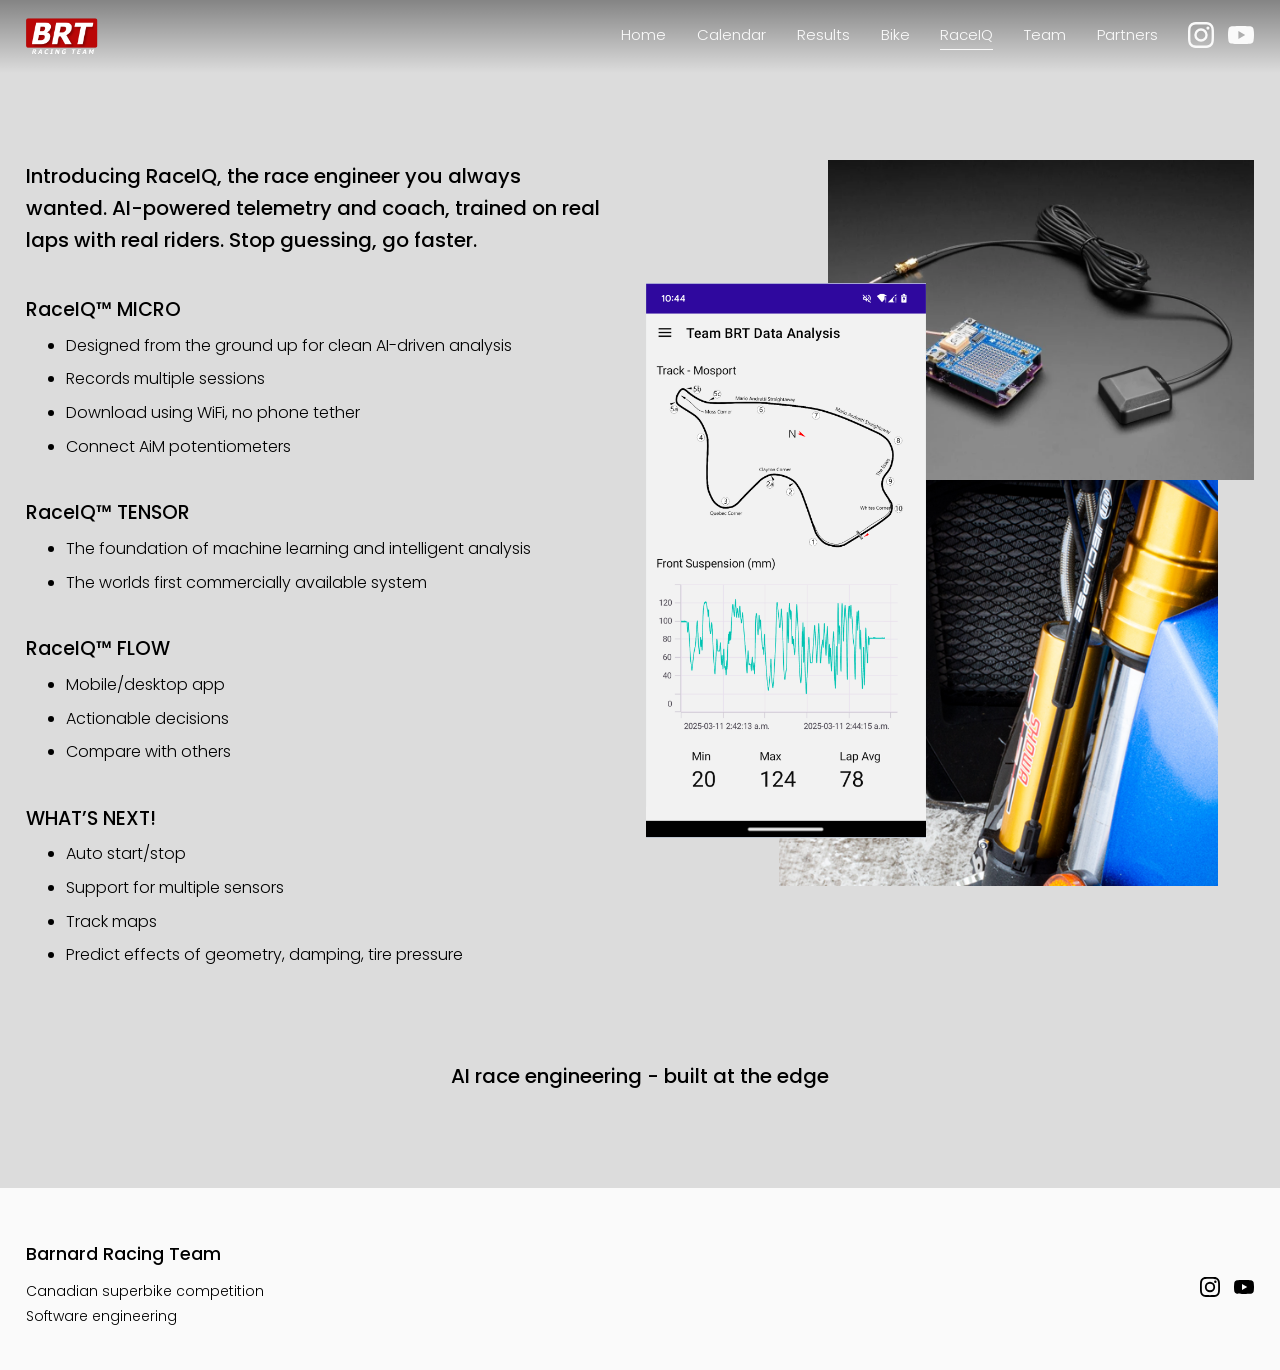
<file: raceiq/index.html>
<!doctype html>
<html lang="en">
<head>
  <meta charset="utf-8">
  <meta name="viewport" content="width=device-width, initial-scale=1">
  <title>RaceIQ — Barnard Racing Team</title>
  <meta property="og:site_name" content="Barnard Racing Team">
  <meta property="og:title" content="RaceIQ — Barnard Racing Team">
  <meta property="og:type" content="website">
  <link rel="icon" type="image/png" href="../images/logo-brt.png">
  <link rel="preconnect" href="https://fonts.googleapis.com">
  <link rel="preconnect" href="https://fonts.gstatic.com" crossorigin>
  <link href="https://fonts.googleapis.com/css2?family=Poppins:wght@300;400;500;600&display=swap" rel="stylesheet">
  <link rel="stylesheet" href="../css/site.css">
</head>
<body class="page-raceiq">
  <a class="skip-link" href="#main">Skip to content</a>
  <header class="site-header">
    <div class="site-header__inner">
      <a class="site-header__logo" href="../" aria-label="Barnard Racing Team home">
        <img src="../images/logo-brt.png" alt="BRT Racing Team" width="72" height="34">
      </a>
      <button class="nav-toggle" aria-label="Menu" aria-expanded="false"><svg viewBox="0 0 24 24" aria-hidden="true"><path d="M3 6h18v2H3zm0 5h18v2H3zm0 5h18v2H3z"/></svg></button>
      <nav class="site-nav" aria-label="Main">
        <a href="../">Home</a><a href="../calendar/">Calendar</a><a href="../standings/">Results</a><a href="../bike/">Bike</a><a href="../raceiq/" aria-current="page">RaceIQ</a><a href="../about/">Team</a><a href="../partners/">Partners</a>
        <div class="social"><a href="https://www.instagram.com/jeffbarnard348/" aria-label="Instagram"><svg viewBox="0 0 24 24" aria-hidden="true"><path d="M12 2.2c3.2 0 3.6 0 4.8.1 1.2.1 1.8.2 2.2.4.6.2 1 .5 1.4.9.4.4.7.8.9 1.4.2.4.4 1.1.4 2.2.1 1.3.1 1.6.1 4.8s0 3.6-.1 4.8c-.1 1.2-.2 1.8-.4 2.2-.2.6-.5 1-.9 1.4-.4.4-.8.7-1.4.9-.4.2-1.1.4-2.2.4-1.3.1-1.6.1-4.8.1s-3.6 0-4.8-.1c-1.2-.1-1.8-.2-2.2-.4-.6-.2-1-.5-1.4-.9-.4-.4-.7-.8-.9-1.4-.2-.4-.4-1.1-.4-2.2C2.2 15.6 2.2 15.2 2.2 12s0-3.6.1-4.8c.1-1.2.2-1.8.4-2.2.2-.6.5-1 .9-1.4.4-.4.8-.7 1.4-.9.4-.2 1.1-.4 2.2-.4C8.4 2.2 8.8 2.2 12 2.2M12 0C8.7 0 8.3 0 7.1.1 5.8.1 4.9.3 4.1.6c-.8.3-1.5.7-2.1 1.4C1.3 2.6.9 3.3.6 4.1.3 4.9.1 5.8.1 7.1 0 8.3 0 8.7 0 12s0 3.7.1 4.9c.1 1.3.3 2.2.6 2.9.3.8.7 1.5 1.4 2.1.7.7 1.3 1.1 2.1 1.4.8.3 1.6.5 2.9.6 1.2.1 1.6.1 4.9.1s3.7 0 4.9-.1c1.3-.1 2.2-.3 2.9-.6.8-.3 1.5-.7 2.1-1.4.7-.7 1.1-1.3 1.4-2.1.3-.8.5-1.6.6-2.9.1-1.2.1-1.6.1-4.9s0-3.7-.1-4.9c-.1-1.3-.3-2.2-.6-2.9-.3-.8-.7-1.5-1.4-2.1C21.4 1.3 20.7.9 19.9.6 19.1.3 18.2.1 16.9.1 15.7 0 15.3 0 12 0zm0 5.8a6.2 6.2 0 1 0 0 12.4 6.2 6.2 0 0 0 0-12.4zM12 16a4 4 0 1 1 0-8 4 4 0 0 1 0 8zm6.4-11.8a1.4 1.4 0 1 0 0 2.9 1.4 1.4 0 0 0 0-2.9z"/></svg></a><a href="https://www.youtube.com/@jeffbarnardracing" aria-label="YouTube"><svg viewBox="0 0 24 24" aria-hidden="true"><path d="M23.5 6.2a3 3 0 0 0-2.1-2.1C19.5 3.6 12 3.6 12 3.6s-7.5 0-9.4.5A3 3 0 0 0 .5 6.2 31 31 0 0 0 0 12a31 31 0 0 0 .5 5.8 3 3 0 0 0 2.1 2.1c1.9.5 9.4.5 9.4.5s7.5 0 9.4-.5a3 3 0 0 0 2.1-2.1A31 31 0 0 0 24 12a31 31 0 0 0-.5-5.8zM9.6 15.6V8.4l6.3 3.6-6.3 3.6z"/></svg></a></div>
      </nav>
    </div>
  </header>

  <main id="main">
    <section class="raceiq">
      <div class="container">
        <div class="raceiq__layout">
          <div>
            <p class="raceiq__intro">Introducing RaceIQ, the race engineer you always wanted. AI-powered telemetry and coach, trained on real laps with real riders. Stop guessing, go faster.</p>

            <h4>RaceIQ™ MICRO</h4>
            <ul>
              <li>Designed from the ground up for clean AI-driven analysis</li>
              <li>Records multiple sessions</li>
              <li>Download using WiFi, no phone tether</li>
              <li>Connect AiM potentiometers</li>
            </ul>

            <h4>RaceIQ™ TENSOR</h4>
            <ul>
              <li>The foundation of machine learning and intelligent analysis</li>
              <li>The worlds first commercially available system</li>
            </ul>

            <h4>RaceIQ™ FLOW</h4>
            <ul>
              <li>Mobile/desktop app</li>
              <li>Actionable decisions</li>
              <li>Compare with others</li>
            </ul>

            <h4>WHAT’S NEXT!</h4>
            <ul>
              <li>Auto start/stop</li>
              <li>Support for multiple sensors</li>
              <li>Track maps</li>
              <li>Predict effects of geometry, damping, tire pressure</li>
            </ul>
          </div>
          <div class="raceiq__collage">
            <img class="img-pot" src="../images/raceiq-aim-pot.png" alt="AiM potentiometer mounted on the fork" loading="lazy">
            <img class="img-hardware" src="../images/raceiq-hardware.webp" alt="RaceIQ MICRO logger hardware with GPS antenna" loading="lazy">
            <img class="img-app" src="../images/raceiq-app.png" alt="Team BRT Data Analysis app showing Mosport front suspension data" loading="lazy">
          </div>
        </div>
        <p class="raceiq__tagline">AI race engineering - built at the edge</p>
      </div>
    </section>

  </main>

  <footer class="site-footer">
    <div class="container site-footer__inner">
      <div>
        <h4>Barnard Racing Team</h4>
        <p>Canadian superbike competition<br>Software engineering</p>
      </div>
      <div class="social"><a href="https://www.instagram.com/jeffbarnard348/" aria-label="Instagram"><svg viewBox="0 0 24 24" aria-hidden="true"><path d="M12 2.2c3.2 0 3.6 0 4.8.1 1.2.1 1.8.2 2.2.4.6.2 1 .5 1.4.9.4.4.7.8.9 1.4.2.4.4 1.1.4 2.2.1 1.3.1 1.6.1 4.8s0 3.6-.1 4.8c-.1 1.2-.2 1.8-.4 2.2-.2.6-.5 1-.9 1.4-.4.4-.8.7-1.4.9-.4.2-1.1.4-2.2.4-1.3.1-1.6.1-4.8.1s-3.6 0-4.8-.1c-1.2-.1-1.8-.2-2.2-.4-.6-.2-1-.5-1.4-.9-.4-.4-.7-.8-.9-1.4-.2-.4-.4-1.1-.4-2.2C2.2 15.6 2.2 15.2 2.2 12s0-3.6.1-4.8c.1-1.2.2-1.8.4-2.2.2-.6.5-1 .9-1.4.4-.4.8-.7 1.4-.9.4-.2 1.1-.4 2.2-.4C8.4 2.2 8.8 2.2 12 2.2M12 0C8.7 0 8.3 0 7.1.1 5.8.1 4.9.3 4.1.6c-.8.3-1.5.7-2.1 1.4C1.3 2.6.9 3.3.6 4.1.3 4.9.1 5.8.1 7.1 0 8.3 0 8.7 0 12s0 3.7.1 4.9c.1 1.3.3 2.2.6 2.9.3.8.7 1.5 1.4 2.1.7.7 1.3 1.1 2.1 1.4.8.3 1.6.5 2.9.6 1.2.1 1.6.1 4.9.1s3.7 0 4.9-.1c1.3-.1 2.2-.3 2.9-.6.8-.3 1.5-.7 2.1-1.4.7-.7 1.1-1.3 1.4-2.1.3-.8.5-1.6.6-2.9.1-1.2.1-1.6.1-4.9s0-3.7-.1-4.9c-.1-1.3-.3-2.2-.6-2.9-.3-.8-.7-1.5-1.4-2.1C21.4 1.3 20.7.9 19.9.6 19.1.3 18.2.1 16.9.1 15.7 0 15.3 0 12 0zm0 5.8a6.2 6.2 0 1 0 0 12.4 6.2 6.2 0 0 0 0-12.4zM12 16a4 4 0 1 1 0-8 4 4 0 0 1 0 8zm6.4-11.8a1.4 1.4 0 1 0 0 2.9 1.4 1.4 0 0 0 0-2.9z"/></svg></a><a href="https://www.youtube.com/@jeffbarnardracing" aria-label="YouTube"><svg viewBox="0 0 24 24" aria-hidden="true"><path d="M23.5 6.2a3 3 0 0 0-2.1-2.1C19.5 3.6 12 3.6 12 3.6s-7.5 0-9.4.5A3 3 0 0 0 .5 6.2 31 31 0 0 0 0 12a31 31 0 0 0 .5 5.8 3 3 0 0 0 2.1 2.1c1.9.5 9.4.5 9.4.5s7.5 0 9.4-.5a3 3 0 0 0 2.1-2.1A31 31 0 0 0 24 12a31 31 0 0 0-.5-5.8zM9.6 15.6V8.4l6.3 3.6-6.3 3.6z"/></svg></a></div>
    </div>
  </footer>

  <script src="../js/site.js"></script>
</body>
</html>
</file>
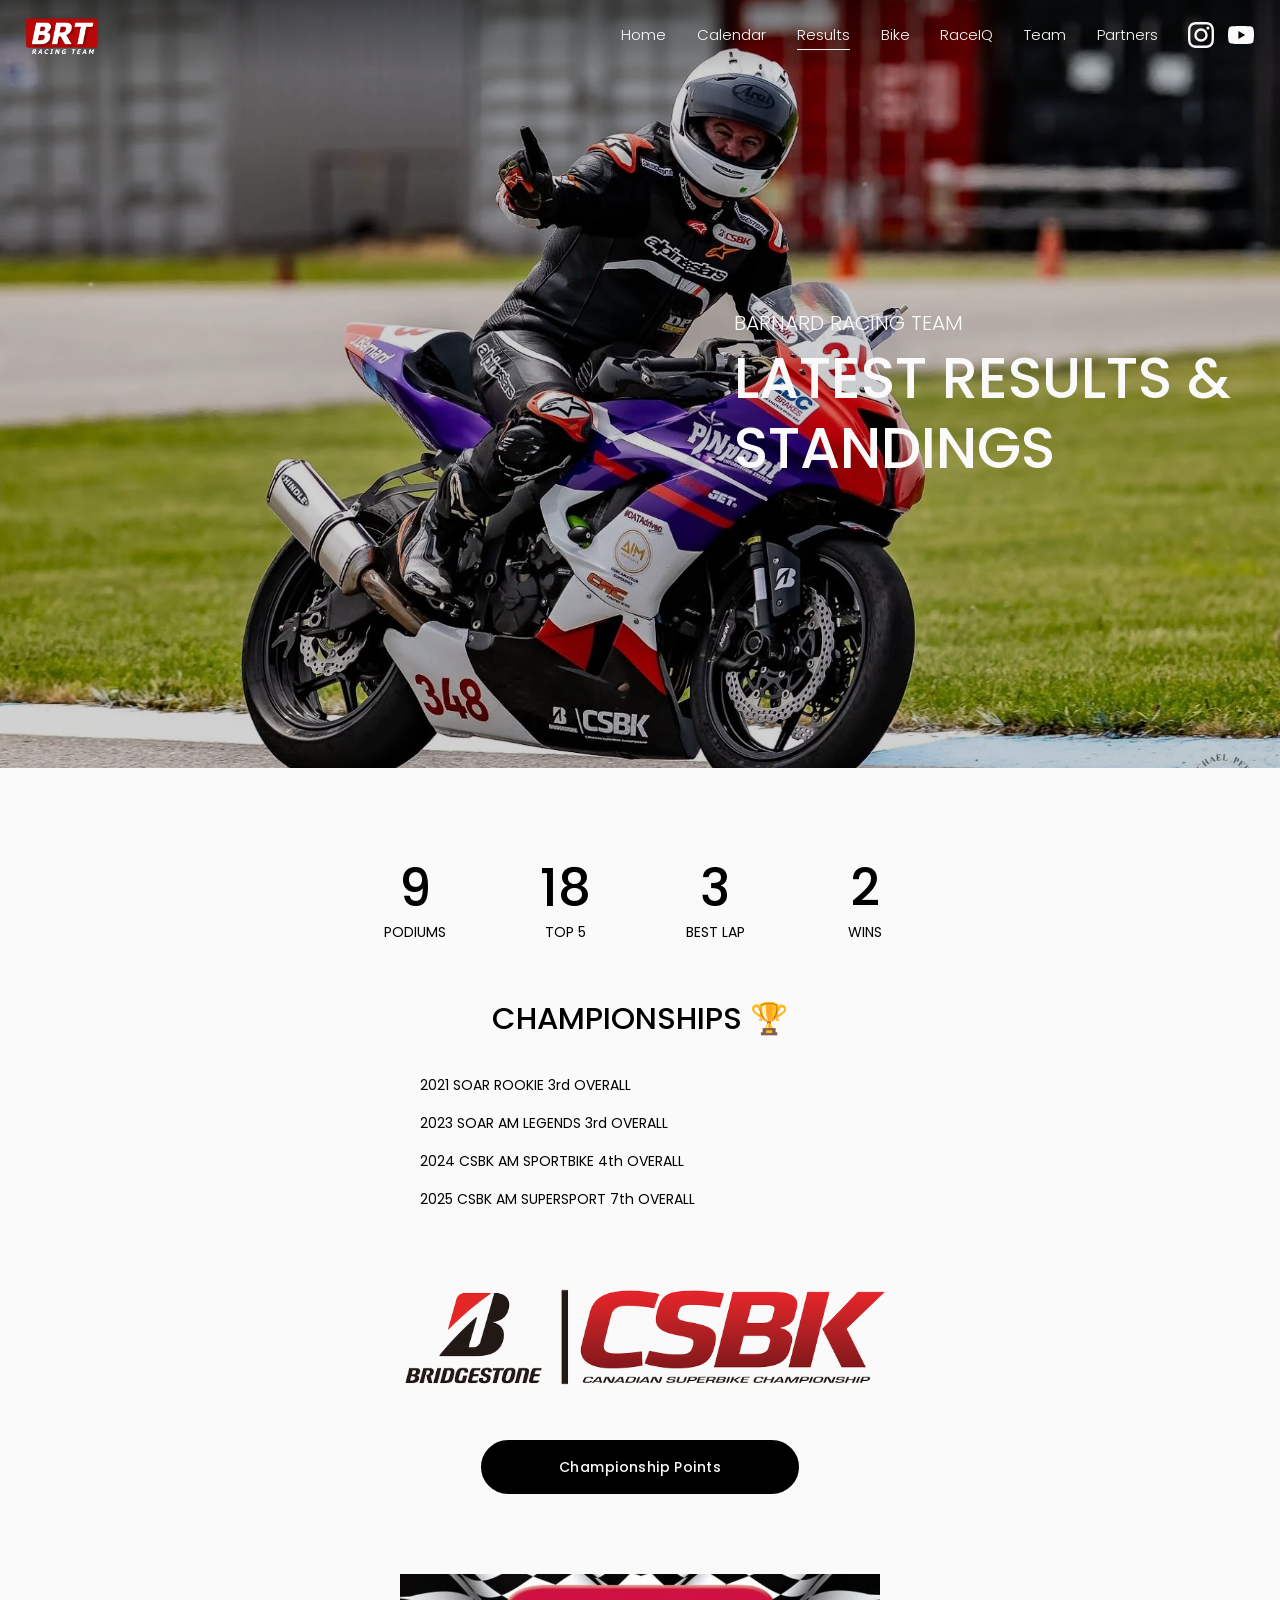
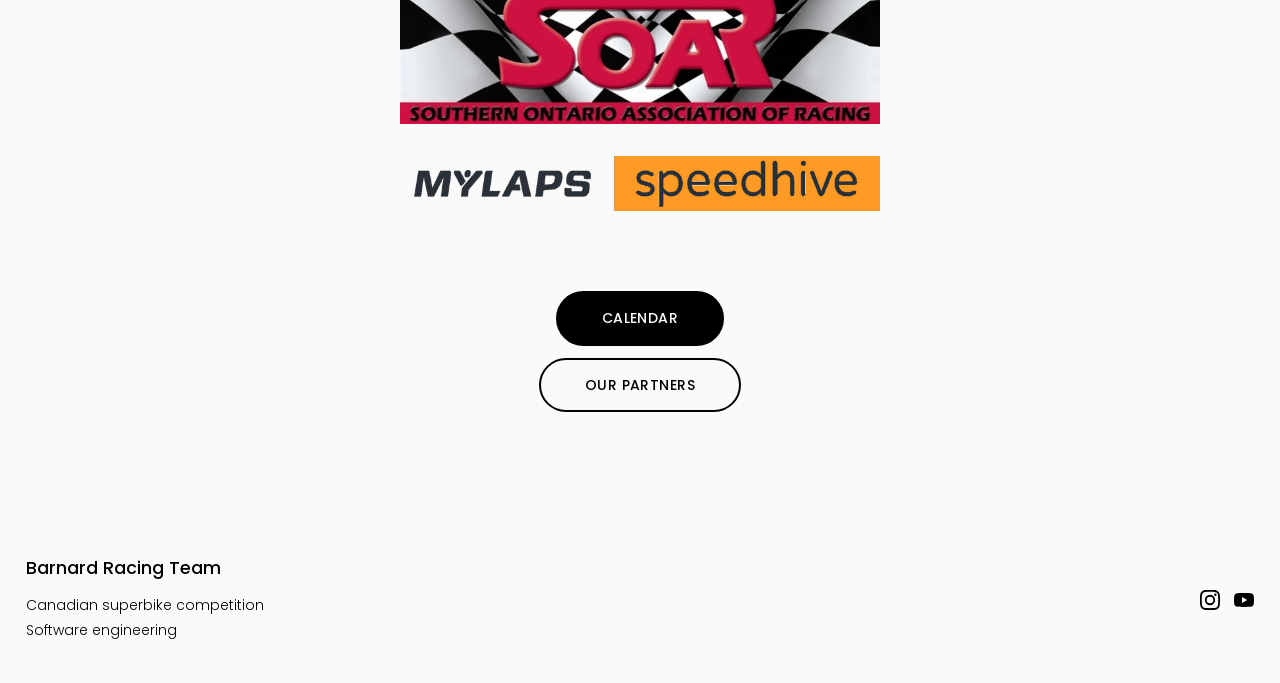
<file: standings/index.html>
<!doctype html>
<html lang="en">
<head>
  <meta charset="utf-8">
  <meta name="viewport" content="width=device-width, initial-scale=1">
  <title>Results — Barnard Racing Team</title>
  <meta property="og:site_name" content="Barnard Racing Team">
  <meta property="og:title" content="Results — Barnard Racing Team">
  <meta property="og:type" content="website">
  <link rel="icon" type="image/png" href="../images/logo-brt.png">
  <link rel="preconnect" href="https://fonts.googleapis.com">
  <link rel="preconnect" href="https://fonts.gstatic.com" crossorigin>
  <link href="https://fonts.googleapis.com/css2?family=Poppins:wght@300;400;500;600&display=swap" rel="stylesheet">
  <link rel="stylesheet" href="../css/site.css">
</head>
<body>
  <a class="skip-link" href="#main">Skip to content</a>
  <header class="site-header">
    <div class="site-header__inner">
      <a class="site-header__logo" href="../" aria-label="Barnard Racing Team home">
        <img src="../images/logo-brt.png" alt="BRT Racing Team" width="72" height="34">
      </a>
      <button class="nav-toggle" aria-label="Menu" aria-expanded="false"><svg viewBox="0 0 24 24" aria-hidden="true"><path d="M3 6h18v2H3zm0 5h18v2H3zm0 5h18v2H3z"/></svg></button>
      <nav class="site-nav" aria-label="Main">
        <a href="../">Home</a><a href="../calendar/">Calendar</a><a href="../standings/" aria-current="page">Results</a><a href="../bike/">Bike</a><a href="../raceiq/">RaceIQ</a><a href="../about/">Team</a><a href="../partners/">Partners</a>
        <div class="social"><a href="https://www.instagram.com/jeffbarnard348/" aria-label="Instagram"><svg viewBox="0 0 24 24" aria-hidden="true"><path d="M12 2.2c3.2 0 3.6 0 4.8.1 1.2.1 1.8.2 2.2.4.6.2 1 .5 1.4.9.4.4.7.8.9 1.4.2.4.4 1.1.4 2.2.1 1.3.1 1.6.1 4.8s0 3.6-.1 4.8c-.1 1.2-.2 1.8-.4 2.2-.2.6-.5 1-.9 1.4-.4.4-.8.7-1.4.9-.4.2-1.1.4-2.2.4-1.3.1-1.6.1-4.8.1s-3.6 0-4.8-.1c-1.2-.1-1.8-.2-2.2-.4-.6-.2-1-.5-1.4-.9-.4-.4-.7-.8-.9-1.4-.2-.4-.4-1.1-.4-2.2C2.2 15.6 2.2 15.2 2.2 12s0-3.6.1-4.8c.1-1.2.2-1.8.4-2.2.2-.6.5-1 .9-1.4.4-.4.8-.7 1.4-.9.4-.2 1.1-.4 2.2-.4C8.4 2.2 8.8 2.2 12 2.2M12 0C8.7 0 8.3 0 7.1.1 5.8.1 4.9.3 4.1.6c-.8.3-1.5.7-2.1 1.4C1.3 2.6.9 3.3.6 4.1.3 4.9.1 5.8.1 7.1 0 8.3 0 8.7 0 12s0 3.7.1 4.9c.1 1.3.3 2.2.6 2.9.3.8.7 1.5 1.4 2.1.7.7 1.3 1.1 2.1 1.4.8.3 1.6.5 2.9.6 1.2.1 1.6.1 4.9.1s3.7 0 4.9-.1c1.3-.1 2.2-.3 2.9-.6.8-.3 1.5-.7 2.1-1.4.7-.7 1.1-1.3 1.4-2.1.3-.8.5-1.6.6-2.9.1-1.2.1-1.6.1-4.9s0-3.7-.1-4.9c-.1-1.3-.3-2.2-.6-2.9-.3-.8-.7-1.5-1.4-2.1C21.4 1.3 20.7.9 19.9.6 19.1.3 18.2.1 16.9.1 15.7 0 15.3 0 12 0zm0 5.8a6.2 6.2 0 1 0 0 12.4 6.2 6.2 0 0 0 0-12.4zM12 16a4 4 0 1 1 0-8 4 4 0 0 1 0 8zm6.4-11.8a1.4 1.4 0 1 0 0 2.9 1.4 1.4 0 0 0 0-2.9z"/></svg></a><a href="https://www.youtube.com/@jeffbarnardracing" aria-label="YouTube"><svg viewBox="0 0 24 24" aria-hidden="true"><path d="M23.5 6.2a3 3 0 0 0-2.1-2.1C19.5 3.6 12 3.6 12 3.6s-7.5 0-9.4.5A3 3 0 0 0 .5 6.2 31 31 0 0 0 0 12a31 31 0 0 0 .5 5.8 3 3 0 0 0 2.1 2.1c1.9.5 9.4.5 9.4.5s7.5 0 9.4-.5a3 3 0 0 0 2.1-2.1A31 31 0 0 0 24 12a31 31 0 0 0-.5-5.8zM9.6 15.6V8.4l6.3 3.6-6.3 3.6z"/></svg></a></div>
      </nav>
    </div>
  </header>

  <main id="main">
    <section class="hero hero--right" style="background-image: url('../images/hero-results.webp'); background-position: center 10%">
      <div class="container">
        <div class="hero__text">
          <p class="hero__eyebrow large">Barnard Racing Team</p>
          <h1>Latest results &amp; standings</h1>
        </div>
      </div>
    </section>

    <section class="section">
      <div class="container">
        <div class="stats">
          <div><strong>9</strong><span>PODIUMS</span></div>
          <div><strong>18</strong><span>TOP 5</span></div>
          <div><strong>3</strong><span>BEST LAP</span></div>
          <div><strong>2</strong><span>WINS</span></div>
        </div>

        <div class="championships">
          <h3>CHAMPIONSHIPS 🏆</h3>
          <p>2021 SOAR ROOKIE 3rd OVERALL</p>
          <p>2023 SOAR AM LEGENDS 3rd OVERALL</p>
          <p>2024 CSBK AM SPORTBIKE 4th OVERALL</p>
          <p>2025 CSBK AM SUPERSPORT 7th OVERALL</p>
        </div>

        <div class="results-links">
          <a class="logo" href="https://csbk.ca" target="_blank" rel="noopener"><img src="../images/logo-csbk.png" alt="Bridgestone CSBK: Canadian Superbike Championship" loading="lazy"></a>
          <a class="btn btn--solid" href="https://csbk.ca/results/2026/points/2026_am_supersport.pdf" target="_blank" rel="noopener">Championship Points</a>
          <a class="logo logo-sm" href="https://www.soaracing.ca/results" target="_blank" rel="noopener" style="margin-top: 48px"><img src="../images/logo-soar.webp" alt="SOAR: Southern Ontario Association of Racing" loading="lazy"></a>
          <a class="logo logo-sm" href="https://speedhive.mylaps.com/organizations/304975/championships/177447" target="_blank" rel="noopener"><img src="../images/logo-mylaps-speedhive.png" alt="MYLAPS Speedhive" loading="lazy"></a>
        </div>

        <div class="btn-stack" style="margin-top: 80px">
          <a class="btn btn--solid" href="../calendar/">Calendar</a>
          <a class="btn" href="../partners/">Our partners</a>
        </div>
      </div>
    </section>

  </main>

  <footer class="site-footer">
    <div class="container site-footer__inner">
      <div>
        <h4>Barnard Racing Team</h4>
        <p>Canadian superbike competition<br>Software engineering</p>
      </div>
      <div class="social"><a href="https://www.instagram.com/jeffbarnard348/" aria-label="Instagram"><svg viewBox="0 0 24 24" aria-hidden="true"><path d="M12 2.2c3.2 0 3.6 0 4.8.1 1.2.1 1.8.2 2.2.4.6.2 1 .5 1.4.9.4.4.7.8.9 1.4.2.4.4 1.1.4 2.2.1 1.3.1 1.6.1 4.8s0 3.6-.1 4.8c-.1 1.2-.2 1.8-.4 2.2-.2.6-.5 1-.9 1.4-.4.4-.8.7-1.4.9-.4.2-1.1.4-2.2.4-1.3.1-1.6.1-4.8.1s-3.6 0-4.8-.1c-1.2-.1-1.8-.2-2.2-.4-.6-.2-1-.5-1.4-.9-.4-.4-.7-.8-.9-1.4-.2-.4-.4-1.1-.4-2.2C2.2 15.6 2.2 15.2 2.2 12s0-3.6.1-4.8c.1-1.2.2-1.8.4-2.2.2-.6.5-1 .9-1.4.4-.4.8-.7 1.4-.9.4-.2 1.1-.4 2.2-.4C8.4 2.2 8.8 2.2 12 2.2M12 0C8.7 0 8.3 0 7.1.1 5.8.1 4.9.3 4.1.6c-.8.3-1.5.7-2.1 1.4C1.3 2.6.9 3.3.6 4.1.3 4.9.1 5.8.1 7.1 0 8.3 0 8.7 0 12s0 3.7.1 4.9c.1 1.3.3 2.2.6 2.9.3.8.7 1.5 1.4 2.1.7.7 1.3 1.1 2.1 1.4.8.3 1.6.5 2.9.6 1.2.1 1.6.1 4.9.1s3.7 0 4.9-.1c1.3-.1 2.2-.3 2.9-.6.8-.3 1.5-.7 2.1-1.4.7-.7 1.1-1.3 1.4-2.1.3-.8.5-1.6.6-2.9.1-1.2.1-1.6.1-4.9s0-3.7-.1-4.9c-.1-1.3-.3-2.2-.6-2.9-.3-.8-.7-1.5-1.4-2.1C21.4 1.3 20.7.9 19.9.6 19.1.3 18.2.1 16.9.1 15.7 0 15.3 0 12 0zm0 5.8a6.2 6.2 0 1 0 0 12.4 6.2 6.2 0 0 0 0-12.4zM12 16a4 4 0 1 1 0-8 4 4 0 0 1 0 8zm6.4-11.8a1.4 1.4 0 1 0 0 2.9 1.4 1.4 0 0 0 0-2.9z"/></svg></a><a href="https://www.youtube.com/@jeffbarnardracing" aria-label="YouTube"><svg viewBox="0 0 24 24" aria-hidden="true"><path d="M23.5 6.2a3 3 0 0 0-2.1-2.1C19.5 3.6 12 3.6 12 3.6s-7.5 0-9.4.5A3 3 0 0 0 .5 6.2 31 31 0 0 0 0 12a31 31 0 0 0 .5 5.8 3 3 0 0 0 2.1 2.1c1.9.5 9.4.5 9.4.5s7.5 0 9.4-.5a3 3 0 0 0 2.1-2.1A31 31 0 0 0 24 12a31 31 0 0 0-.5-5.8zM9.6 15.6V8.4l6.3 3.6-6.3 3.6z"/></svg></a></div>
    </div>
  </footer>

  <script src="../js/site.js"></script>
</body>
</html>
</file>
<file: css/site.css>
/* Barnard Racing Team: static site styles */

:root {
  --bg: #fafafa;
  --bg-alt: #f2f2f2;
  --bg-raceiq: #dcdcdc;
  --text: #000;
  --text-muted: #333;
  --text-on-dark: #fafafa;
  --accent: #c8102e;
  --gutter: clamp(16px, 2vw, 28px);
  --max: 1280px;
  --font: "Poppins", system-ui, -apple-system, "Segoe UI", sans-serif;
}

*,
*::before,
*::after {
  box-sizing: border-box;
}

html {
  -webkit-text-size-adjust: 100%;
}

body {
  margin: 0;
  background: var(--bg);
  color: var(--text);
  font-family: var(--font);
  font-weight: 300;
  font-size: 16px;
  line-height: 1.6;
}

img {
  max-width: 100%;
  height: auto;
  display: block;
}

a {
  color: inherit;
}

h1,
h2,
h3,
h4 {
  font-weight: 500;
  line-height: 1.2;
  margin: 0 0 0.5em;
}

h1 {
  font-size: clamp(2.2rem, 4.5vw, 3.6rem);
}

h2 {
  font-size: clamp(1.8rem, 3.4vw, 2.9rem);
}

h3 {
  font-size: clamp(1.4rem, 2.5vw, 2.25rem);
}

h4 {
  font-size: 1.2rem;
}

p {
  margin: 0 0 1em;
}

.large {
  font-size: clamp(1.1rem, 1.6vw, 1.4rem);
}

.upper {
  text-transform: uppercase;
}

.center {
  text-align: center;
}

.nowrap {
  white-space: nowrap;
}

.container {
  width: 100%;
  max-width: var(--max);
  margin: 0 auto;
  padding: 0 var(--gutter);
}

.section {
  padding: clamp(48px, 7vw, 96px) 0;
}

.section--alt {
  background: var(--bg-alt);
}

.skip-link {
  position: absolute;
  left: -9999px;
  top: 0;
  background: #000;
  color: #fff;
  padding: 8px 12px;
  z-index: 100;
}

.skip-link:focus {
  left: 8px;
}

/* Header */

.site-header {
  position: absolute;
  inset: 0 0 auto 0;
  z-index: 10;
  color: var(--text-on-dark);
  background: linear-gradient(to bottom, rgba(0, 0, 0, 0.4), rgba(0, 0, 0, 0));
}

.site-header__inner {
  display: flex;
  align-items: center;
  justify-content: space-between;
  gap: 24px;
  padding: 18px var(--gutter);
}

.site-header__logo img {
  width: 72px;
}

.site-nav {
  display: flex;
  align-items: center;
  gap: clamp(16px, 2.4vw, 36px);
}

.site-nav a {
  text-decoration: none;
  font-size: 15px;
  padding-bottom: 2px;
  border-bottom: 1px solid transparent;
}

.site-nav a:hover,
.site-nav a[aria-current="page"] {
  border-bottom-color: currentColor;
}

.social {
  display: flex;
  align-items: center;
  gap: 14px;
}

.social a {
  display: inline-flex;
  border: 0;
}

.social svg {
  width: 26px;
  height: 26px;
  fill: currentColor;
}

.nav-toggle {
  display: none;
  background: none;
  border: 0;
  color: inherit;
  padding: 6px;
  cursor: pointer;
}

.nav-toggle svg {
  width: 28px;
  height: 28px;
  fill: currentColor;
}

@media (max-width: 860px) {
  .nav-toggle {
    display: inline-flex;
  }

  .site-nav {
    display: none;
    position: fixed;
    inset: 0;
    flex-direction: column;
    justify-content: center;
    gap: 28px;
    background: rgba(0, 0, 0, 0.94);
    font-size: 1.4rem;
  }

  .site-nav a {
    font-size: 1.4rem;
  }

  .site-header.is-open .site-nav {
    display: flex;
  }

  .site-header.is-open .nav-toggle {
    position: fixed;
    top: 18px;
    right: var(--gutter);
    z-index: 11;
  }
}

/* Hero */

.hero {
  position: relative;
  min-height: clamp(460px, 60vw, 900px);
  display: flex;
  align-items: center;
  color: var(--text-on-dark);
  background-color: #222;
  background-size: cover;
  background-position: center;
}

.hero::before {
  content: "";
  position: absolute;
  inset: 0;
  background: rgba(0, 0, 0, 0.18);
}

.hero > .container {
  position: relative;
  max-width: none;
  padding-top: 90px;
  padding-bottom: 40px;
}

.hero h1 {
  max-width: 22ch;
  text-transform: uppercase;
}

.hero--home h1 {
  text-transform: none;
  max-width: none;
}

.hero--right > .container {
  display: flex;
  justify-content: flex-end;
}

.hero--right .hero__text {
  width: min(100%, 520px);
}

.hero--bottom {
  align-items: flex-end;
}

.hero--bottom h1 {
  max-width: none;
}

.hero__eyebrow {
  text-transform: uppercase;
  margin-bottom: 0.25em;
}

@media (max-width: 600px) {
  /* Shorter heroes crop less of the landscape photos on narrow screens */
  .hero {
    min-height: 400px;
  }

  .hero h1 {
    font-size: 2rem;
  }

  /* The home headline has forced line breaks, so it must fit "2nd in Shannonville" on one line */
  .hero--home h1 {
    font-size: clamp(1.5rem, 7.2vw, 2rem);
  }
}

/* Buttons */

.btn {
  display: inline-block;
  text-decoration: none;
  text-transform: uppercase;
  font-size: 14px;
  font-weight: 500;
  letter-spacing: 0.03em;
  padding: 14px 44px;
  border-radius: 300px;
  border: 2px solid #000;
  background: transparent;
  color: #000;
  transition: background-color 0.2s, color 0.2s;
}

.btn:hover {
  background: #000;
  color: var(--text-on-dark);
}

.btn--solid {
  background: #000;
  color: var(--text-on-dark);
}

.btn--solid:hover {
  background: #333;
  border-color: #333;
}

.btn--light {
  background: #f0f0f0;
  border-color: #f0f0f0;
  color: #000;
  padding: 10px 18px;
  font-size: 12px;
}

.btn--light:hover {
  background: #fff;
  color: #000;
}

.btn--normal-case {
  text-transform: none;
}

.btn-row {
  display: flex;
  flex-wrap: wrap;
  justify-content: center;
  gap: 12px;
}

.btn-stack {
  display: flex;
  flex-direction: column;
  align-items: center;
  gap: 12px;
}

/* Home */

.news-grid {
  display: grid;
  grid-template-columns: repeat(3, 1fr);
  gap: 12px;
  align-items: start;
}

.news-grid .instagram-media {
  min-width: 0 !important;
  width: 100% !important;
  margin: 0 !important;
}

.feature-cards {
  display: grid;
  grid-template-columns: repeat(2, minmax(0, 380px));
  justify-content: center;
  gap: clamp(32px, 8vw, 120px);
  margin-top: 64px;
  text-align: center;
}

.feature-cards img {
  width: 100%;
  aspect-ratio: 3 / 2;
  object-fit: cover;
  margin-bottom: 16px;
}

.feature-cards .contain img {
  object-fit: contain;
}

.feature-cards p {
  font-size: 1.1rem;
  font-weight: 400;
  margin-bottom: 16px;
}

.feature-cards .btn {
  padding: 8px 18px;
  font-size: 12px;
}

@media (max-width: 860px) {
  .news-grid {
    grid-template-columns: 1fr;
    max-width: 480px;
    margin: 0 auto;
  }

  .feature-cards {
    grid-template-columns: minmax(0, 380px);
  }
}

/* Bike */

.carousel {
  position: relative;
}

.carousel__track {
  display: flex;
  gap: 12px;
  overflow-x: auto;
  scroll-snap-type: x mandatory;
  scroll-behavior: smooth;
  padding: 0 var(--gutter);
  scrollbar-width: none;
}

.carousel__track::-webkit-scrollbar {
  display: none;
}

.carousel__track img {
  flex: 0 0 auto;
  width: clamp(240px, 30vw, 440px);
  min-width: 0;
  aspect-ratio: 1 / 1;
  object-fit: cover;
  scroll-snap-align: center;
}

.carousel__btn {
  position: absolute;
  top: 50%;
  transform: translateY(-50%);
  width: 44px;
  height: 44px;
  border-radius: 50%;
  border: 0;
  background: rgba(0, 0, 0, 0.75);
  color: #fff;
  font-size: 22px;
  line-height: 1;
  cursor: pointer;
}

.carousel__btn--prev {
  left: calc(var(--gutter) + 12px);
}

.carousel__btn--next {
  right: calc(var(--gutter) + 12px);
}

.specs {
  display: grid;
  grid-template-columns: repeat(3, 1fr);
  gap: 32px;
  margin-top: 48px;
  font-size: 14px;
}

.specs h4 {
  font-size: 1rem;
  margin: 0 0 1.2em;
}

.specs p + h4 {
  margin-top: 2em;
}

@media (max-width: 860px) {
  .specs {
    grid-template-columns: 1fr;
  }
}

/* Team */

.team-grid {
  display: grid;
  grid-template-columns: repeat(3, 1fr);
  gap: 64px clamp(24px, 9vw, 130px);
}

.team-card img {
  width: 100%;
  aspect-ratio: 3 / 4;
  object-fit: cover;
  margin-bottom: 18px;
}

.team-card h3 {
  font-size: clamp(1.3rem, 2.2vw, 1.9rem);
  text-transform: uppercase;
  margin-bottom: 0.4em;
}

.team-card p {
  text-transform: uppercase;
  font-size: 0.95rem;
  font-weight: 400;
}

@media (max-width: 860px) {
  .team-grid {
    grid-template-columns: repeat(2, 1fr);
    gap: 40px 24px;
  }
}

@media (max-width: 520px) {
  .team-grid {
    gap: 32px 16px;
  }

  .team-card img {
    margin-bottom: 10px;
  }

  .team-card h3 {
    font-size: 1.05rem;
  }

  .team-card p {
    font-size: 0.75rem;
  }
}

@media (max-width: 340px) {
  .team-grid {
    grid-template-columns: 1fr;
  }
}

/* Partners */

.partner-group {
  margin-bottom: 72px;
  text-align: center;
}

.partner-group:last-child {
  margin-bottom: 0;
}

.logo-grid {
  display: grid;
  grid-template-columns: repeat(4, 1fr);
  gap: 32px;
  align-items: center;
  margin-top: 32px;
}

/* Flex rather than grid so a partly filled last row stays centred */
.logo-grid--centered {
  display: flex;
  flex-wrap: wrap;
  justify-content: center;
}

.logo-grid--centered a {
  width: 240px;
}

.logo-grid a {
  display: flex;
  align-items: center;
  justify-content: center;
  aspect-ratio: 3 / 2;
  padding: 12px;
}

.logo-grid img {
  max-height: 100%;
  width: auto;
  object-fit: contain;
}

@media (max-width: 860px) {
  .logo-grid {
    grid-template-columns: repeat(2, 1fr);
    gap: 8px 24px;
  }

  .logo-grid--centered a {
    width: 150px;
  }

  .partner-group {
    margin-bottom: 48px;
  }
}

/* Results */

.stats {
  display: grid;
  grid-template-columns: repeat(4, 1fr);
  max-width: 600px;
  margin: 0 auto;
  text-align: center;
}

.stats strong {
  display: block;
  font-size: clamp(2.6rem, 4vw, 3.6rem);
  font-weight: 500;
  line-height: 1.2;
}

.stats span {
  font-size: 14px;
  font-weight: 400;
}

.championships {
  max-width: 440px;
  margin: 56px auto 0;
}

.championships h3 {
  text-align: center;
  font-size: clamp(1.5rem, 2.4vw, 2rem);
  margin-bottom: 1.2em;
}

.championships p {
  font-size: 14px;
  font-weight: 400;
  margin-bottom: 1.1em;
}

.results-links {
  display: flex;
  flex-direction: column;
  align-items: center;
  gap: 32px;
  margin-top: 56px;
}

.results-links .logo {
  display: block;
  width: min(100%, 520px);
}

.results-links .logo-sm {
  width: min(100%, 480px);
}

.results-links .logo img {
  width: 100%;
}

.results-links .btn {
  text-transform: none;
  padding: 14px 76px;
}

/* Calendar */

.calendar-head {
  display: flex;
  flex-wrap: wrap;
  align-items: center;
  justify-content: center;
  gap: 24px 56px;
}

.calendar-head .btn {
  text-transform: none;
  padding: 14px 64px;
}

.schedule {
  width: 100%;
  max-width: 810px;
  margin: 0 auto 32px;
}

.soar {
  text-align: center;
}

.soar img {
  width: min(100%, 500px);
  margin: 0 auto 4px;
}

.soar h4 {
  font-size: 1rem;
  font-weight: 400;
}

.soar .note {
  font-weight: 600;
  font-size: 1.2rem;
  margin: 2.2em 0 3em;
}

/* RaceIQ */

.page-raceiq {
  background: var(--bg-raceiq);
}

.page-raceiq .site-footer {
  background: var(--bg);
}

.raceiq {
  padding-top: 160px;
}

.raceiq__layout {
  display: grid;
  grid-template-columns: minmax(0, 1fr) minmax(0, 1.05fr);
  gap: 40px;
}

.raceiq__intro {
  font-size: 1.25rem;
  font-weight: 500;
  margin-bottom: 1.6em;
}

.raceiq h4 {
  margin: 2.2em 0 0.6em;
}

.raceiq ul {
  margin: 0;
  padding-left: 40px;
}

.raceiq li {
  margin-bottom: 0.5em;
}

.raceiq__collage {
  position: relative;
  min-height: 820px;
}

.raceiq__collage img {
  position: absolute;
}

.raceiq__collage .img-pot {
  right: 6%;
  top: 30%;
  width: 72%;
  aspect-ratio: 512 / 560;
  object-fit: cover;
}

.raceiq__collage .img-hardware {
  right: 0;
  top: 0;
  width: 70%;
}

.raceiq__collage .img-app {
  left: 0;
  top: 15%;
  width: 46%;
}

.raceiq__tagline {
  text-align: center;
  font-weight: 500;
  font-size: 1.25rem;
  margin: 80px 0 0;
  padding-bottom: 96px;
}

@media (max-width: 960px) {
  .raceiq {
    padding-top: 110px;
  }

  .raceiq__layout {
    grid-template-columns: 1fr;
  }

  .raceiq__collage {
    min-height: 0;
    display: grid;
    grid-template-columns: 1fr 1fr;
    gap: 12px;
  }

  .raceiq__collage img {
    position: static;
    width: 100% !important;
    aspect-ratio: auto;
  }

  /* Hardware photo full width, then app screenshot and fork photo side by side */
  .raceiq__collage .img-hardware {
    grid-column: 1 / -1;
    order: -1;
  }

  .raceiq__collage .img-pot {
    order: 1;
    height: 100%;
    object-fit: cover;
  }

  .raceiq__tagline {
    margin-top: 56px;
    padding-bottom: 64px;
  }
}

/* Footer */

.site-footer {
  padding: 56px 0 40px;
  font-size: 14px;
}

.site-footer__inner {
  display: flex;
  flex-wrap: wrap;
  justify-content: space-between;
  align-items: center;
  gap: 24px;
}

.site-footer h4 {
  font-size: 1.1rem;
  margin-bottom: 0.8em;
}

.site-footer p {
  margin: 0;
  line-height: 1.8;
}

.site-footer .social svg {
  width: 20px;
  height: 20px;
}

/* Not found */

.not-found {
  min-height: 60vh;
  display: flex;
  align-items: center;
  justify-content: center;
  text-align: center;
  background: #111;
  color: var(--text-on-dark);
}

.not-found .btn {
  border-color: var(--text-on-dark);
  color: var(--text-on-dark);
}
</file>
